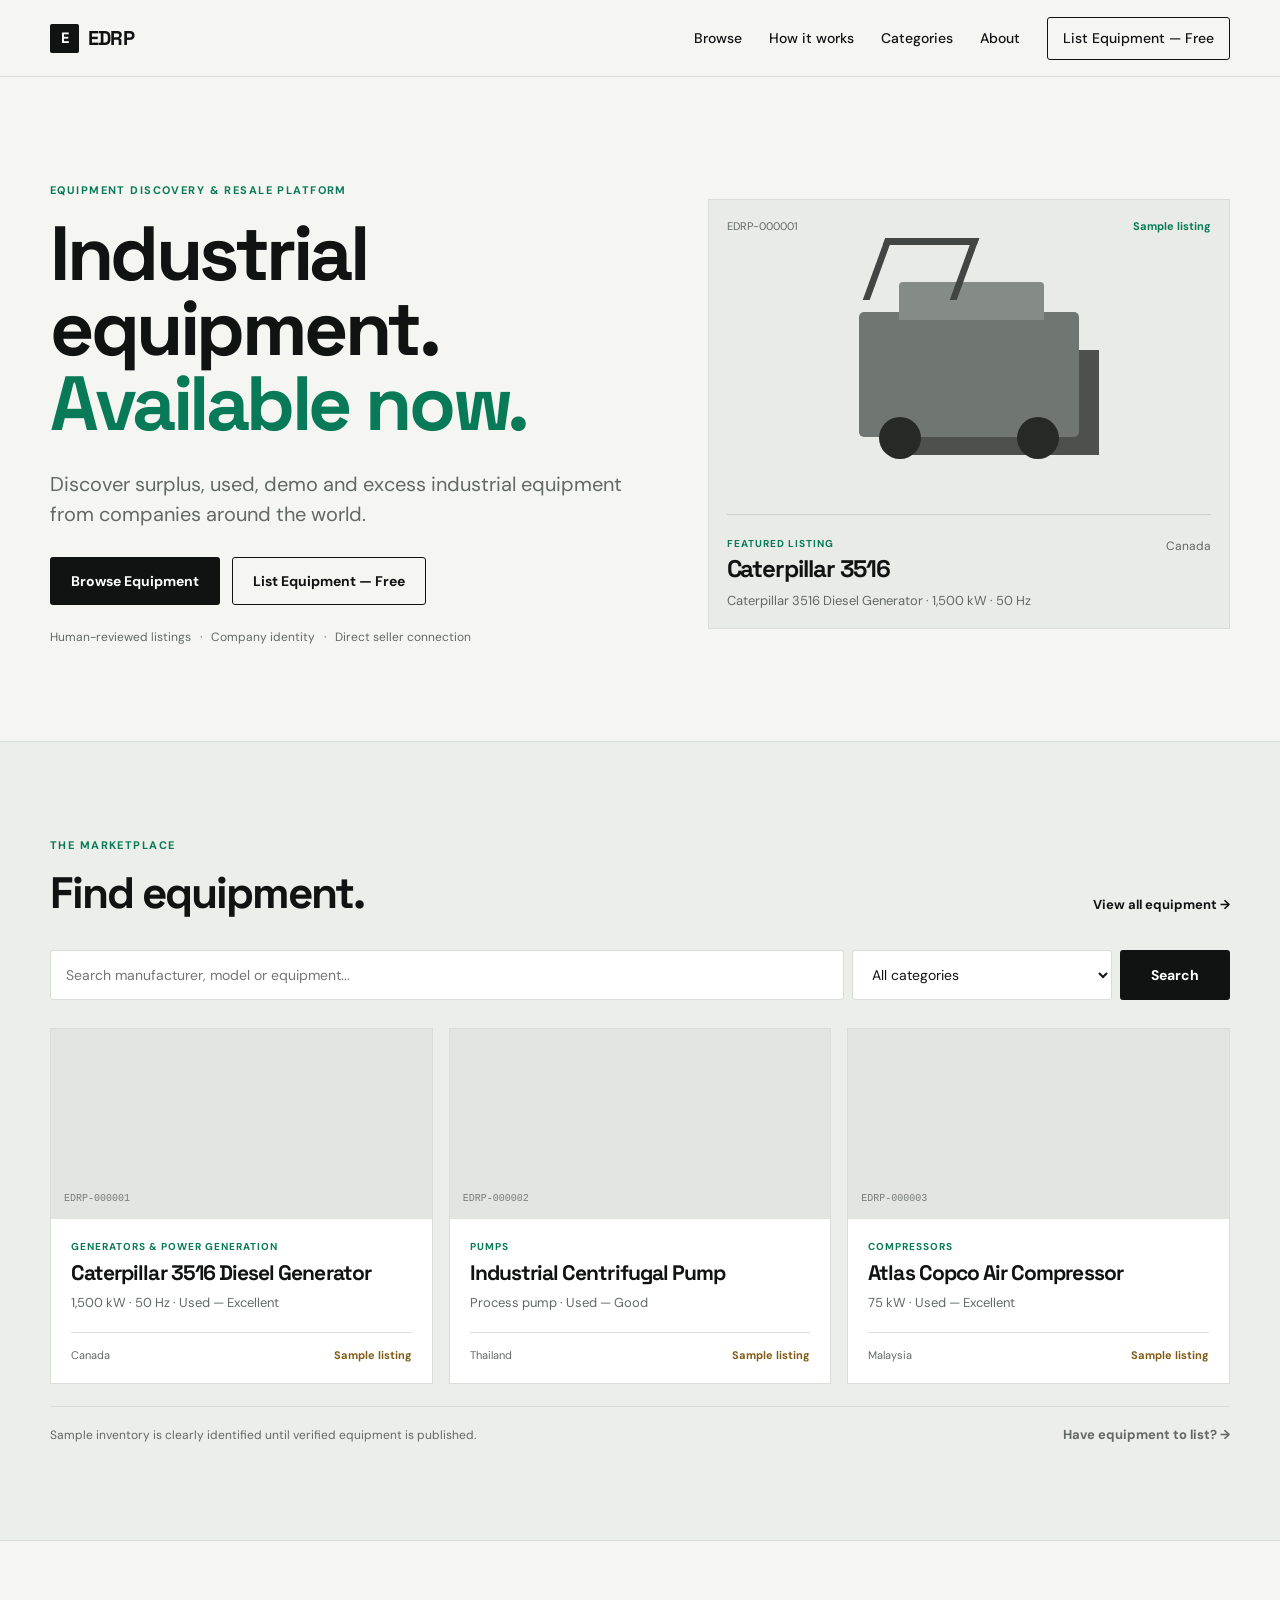
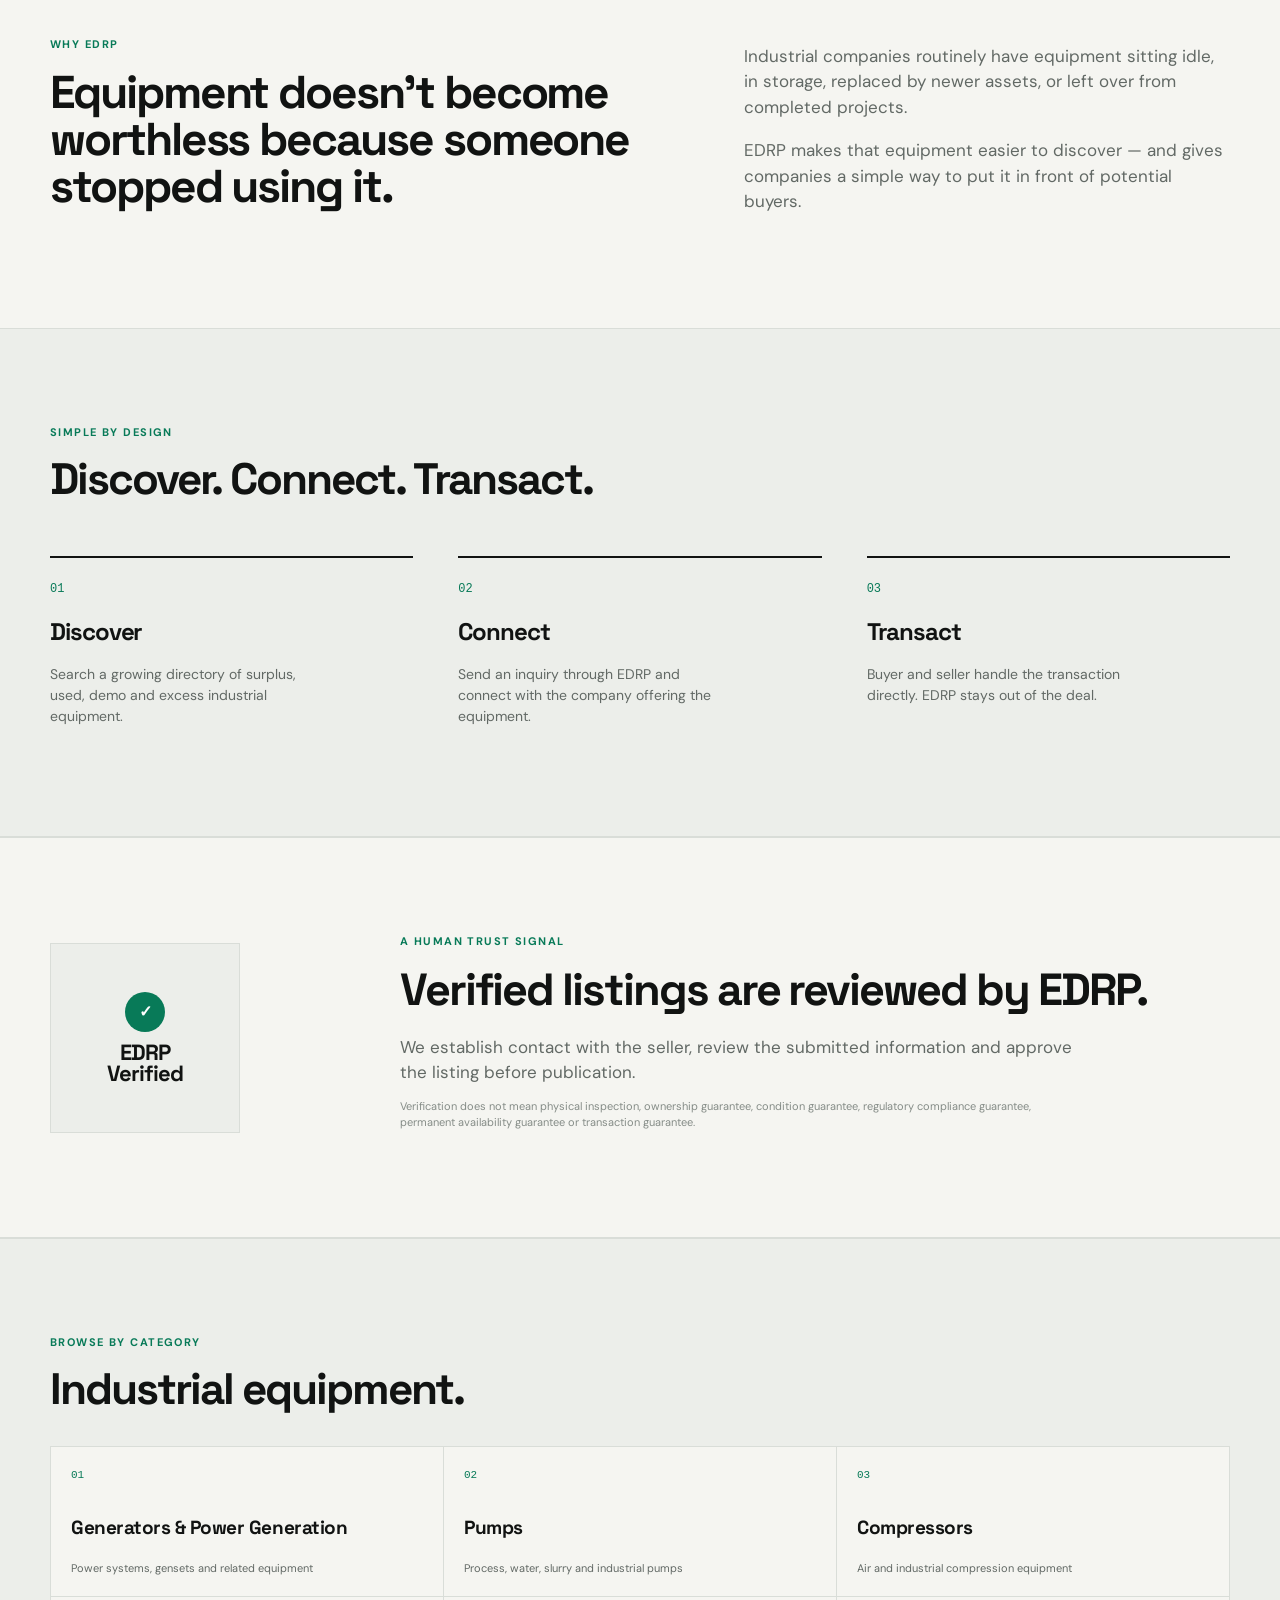
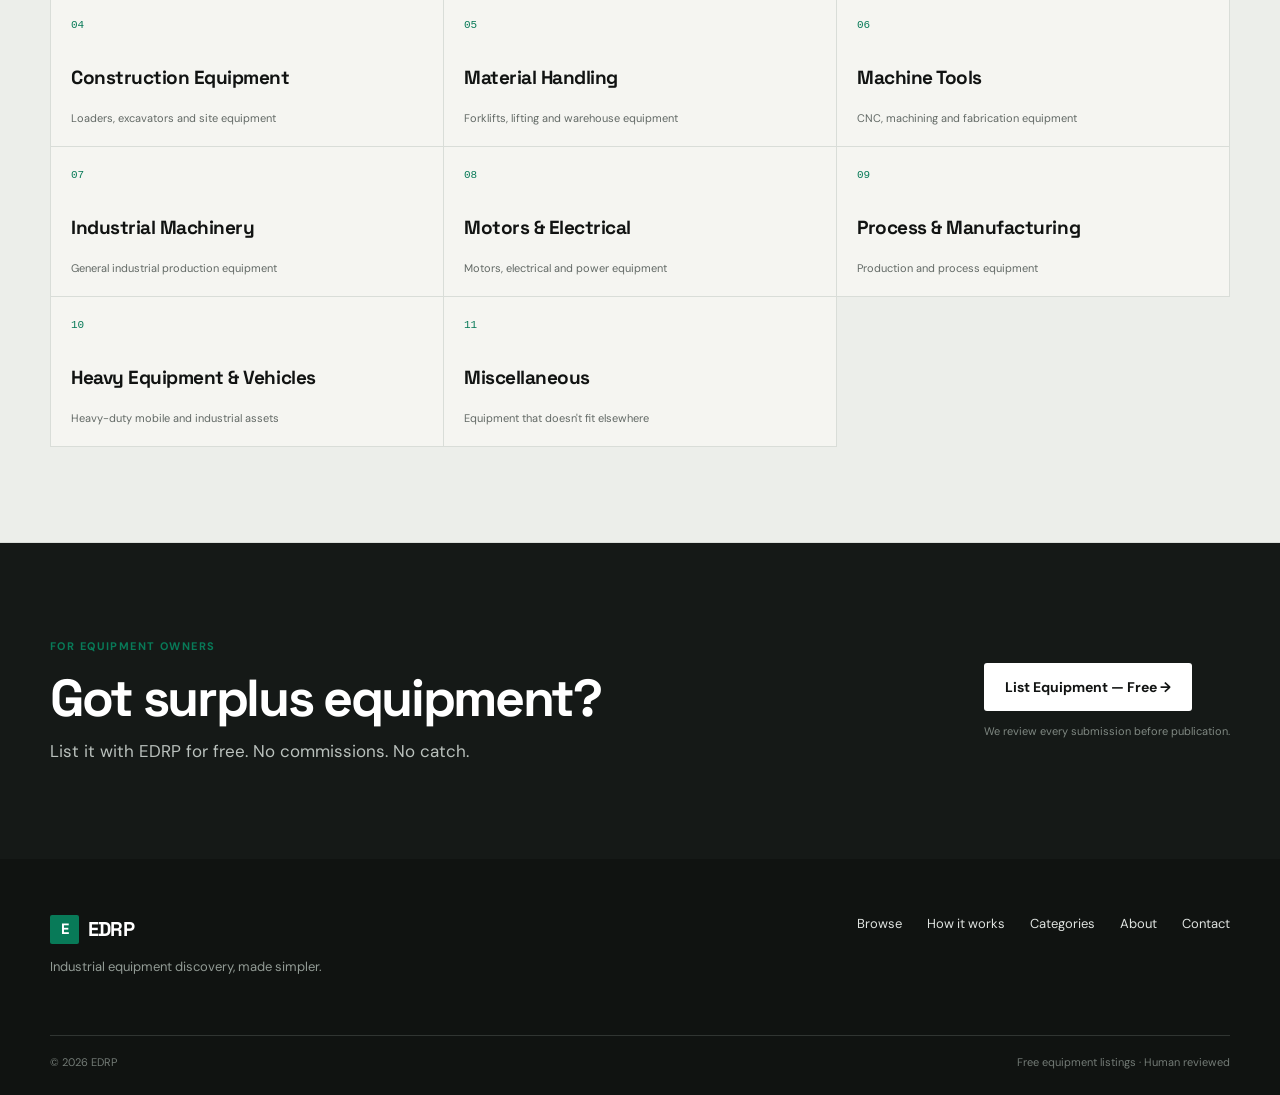
<file: index.html>
<!DOCTYPE html>
<html lang="en">
<head>
  <meta charset="UTF-8">
  <meta name="viewport" content="width=device-width, initial-scale=1.0">
  <meta name="description" content="EDRP is a global directory for surplus, used, demo and excess industrial equipment. Discover equipment from companies around the world.">
  <link rel="canonical" href="https://edrp.net/">
  <title>EDRP | Industrial Equipment. Available Now.</title>
  <link rel="preconnect" href="https://fonts.googleapis.com">
  <link rel="preconnect" href="https://fonts.gstatic.com" crossorigin>
  <link href="https://fonts.googleapis.com/css2?family=DM+Sans:wght@400;500;600;700&family=Space+Grotesk:wght@500;600;700&display=swap" rel="stylesheet">
  <link rel="stylesheet" href="css/style.css">
</head>
<body>
<header class="site-header">
  <div class="container header-inner">
    <a class="brand" href="index.html" aria-label="EDRP home"><span class="brand-mark">E</span><span>EDRP</span></a>
    <nav class="nav" aria-label="Primary navigation">
      <a href="browse.html">Browse</a>
      <a href="#how-it-works">How it works</a>
      <a href="#categories">Categories</a>
      <a href="about.html">About</a>
      <a class="nav-cta" href="submit.html">List Equipment — Free</a>
    </nav>
    <button class="menu-toggle" type="button" aria-label="Open menu" aria-expanded="false">☰</button>
  </div>
</header>

<main>
  <section class="hero">
    <div class="container hero-grid">
      <div class="hero-copy">
        <p class="eyebrow">Equipment Discovery & Resale Platform</p>
        <h1>Industrial equipment.<br><span>Available now.</span></h1>
        <p class="hero-text">Discover surplus, used, demo and excess industrial equipment from companies around the world.</p>
        <div class="hero-actions">
          <a class="button button-primary" href="browse.html">Browse Equipment</a>
          <a class="button button-secondary" href="submit.html">List Equipment — Free</a>
        </div>
        <div class="trust-line" aria-label="EDRP trust points"><span>Human-reviewed listings</span><span>·</span><span>Company identity</span><span>·</span><span>Direct seller connection</span></div>
      </div>

      <a class="hero-panel" id="featured-listing" href="browse.html" aria-label="View featured equipment">
        <div class="panel-top"><span data-featured-id>Equipment</span><span class="verified" data-featured-badge>Listing</span></div>
        <div class="equipment-visual"><div class="machine-shape"><div></div><div></div><div></div></div></div>
        <div class="panel-bottom">
          <div><p class="label">Featured listing</p><h2 data-featured-title>Industrial equipment</h2><p data-featured-spec>Available equipment will appear here.</p></div>
          <span class="location" data-featured-location>Global</span>
        </div>
      </a>
    </div>
  </section>

  <section class="section section-muted" id="equipment">
    <div class="container">
      <div class="section-heading">
        <div><p class="eyebrow">The marketplace</p><h2>Find equipment.</h2></div>
        <a class="text-link" href="browse.html">View all equipment →</a>
      </div>

      <div class="search-bar" role="search">
        <input id="home-search" type="search" placeholder="Search manufacturer, model or equipment..." aria-label="Search equipment">
        <select id="home-category" aria-label="Category">
          <option value="">All categories</option>
          <option>Generators & Power Generation</option><option>Pumps</option><option>Compressors</option><option>Construction Equipment</option><option>Material Handling Equipment</option><option>Machine Tools</option><option>Industrial Machinery</option><option>Motors & Electrical Equipment</option><option>Process & Manufacturing Equipment</option><option>Heavy Equipment & Vehicles</option><option>Miscellaneous</option>
        </select>
        <button id="home-search-btn" class="button button-primary" type="button">Search</button>
      </div>

      <div class="listing-grid" id="equipment-grid" aria-live="polite"></div>
      <div class="marketplace-note"><span>Sample inventory is clearly identified until verified equipment is published.</span><a class="text-link" href="submit.html">Have equipment to list? →</a></div>
    </div>
  </section>

  <section class="section">
    <div class="container value-grid">
      <div><p class="eyebrow">Why EDRP</p><h2>Equipment doesn't become worthless because someone stopped using it.</h2></div>
      <div class="value-copy"><p>Industrial companies routinely have equipment sitting idle, in storage, replaced by newer assets, or left over from completed projects.</p><p>EDRP makes that equipment easier to discover — and gives companies a simple way to put it in front of potential buyers.</p></div>
    </div>
  </section>

  <section class="section section-muted" id="how-it-works">
    <div class="container">
      <div class="section-heading compact-heading"><div><p class="eyebrow">Simple by design</p><h2>Discover. Connect. Transact.</h2></div></div>
      <div class="steps">
        <div class="step"><span>01</span><h3>Discover</h3><p>Search a growing directory of surplus, used, demo and excess industrial equipment.</p></div>
        <div class="step"><span>02</span><h3>Connect</h3><p>Send an inquiry through EDRP and connect with the company offering the equipment.</p></div>
        <div class="step"><span>03</span><h3>Transact</h3><p>Buyer and seller handle the transaction directly. EDRP stays out of the deal.</p></div>
      </div>
    </div>
  </section>

  <section class="section verified-section">
    <div class="container verified-grid">
      <div class="verified-badge-large"><span>✓</span><strong>EDRP<br>Verified</strong></div>
      <div><p class="eyebrow">A human trust signal</p><h2>Verified listings are reviewed by EDRP.</h2><p class="verified-text">We establish contact with the seller, review the submitted information and approve the listing before publication.</p><p class="verified-fine">Verification does not mean physical inspection, ownership guarantee, condition guarantee, regulatory compliance guarantee, permanent availability guarantee or transaction guarantee.</p></div>
    </div>
  </section>

  <section class="section section-muted" id="categories">
    <div class="container">
      <div class="section-heading"><div><p class="eyebrow">Browse by category</p><h2>Industrial equipment.</h2></div></div>
      <div class="category-grid">
        <a href="browse.html?category=Generators+%26+Power+Generation"><span>01</span><strong>Generators & Power Generation</strong><small>Power systems, gensets and related equipment</small></a>
        <a href="browse.html?category=Pumps"><span>02</span><strong>Pumps</strong><small>Process, water, slurry and industrial pumps</small></a>
        <a href="browse.html?category=Compressors"><span>03</span><strong>Compressors</strong><small>Air and industrial compression equipment</small></a>
        <a href="browse.html?category=Construction+Equipment"><span>04</span><strong>Construction Equipment</strong><small>Loaders, excavators and site equipment</small></a>
        <a href="browse.html?category=Material+Handling+Equipment"><span>05</span><strong>Material Handling</strong><small>Forklifts, lifting and warehouse equipment</small></a>
        <a href="browse.html?category=Machine+Tools"><span>06</span><strong>Machine Tools</strong><small>CNC, machining and fabrication equipment</small></a>
        <a href="browse.html?category=Industrial+Machinery"><span>07</span><strong>Industrial Machinery</strong><small>General industrial production equipment</small></a>
        <a href="browse.html?category=Motors+%26+Electrical+Equipment"><span>08</span><strong>Motors & Electrical</strong><small>Motors, electrical and power equipment</small></a>
        <a href="browse.html?category=Process+%26+Manufacturing+Equipment"><span>09</span><strong>Process & Manufacturing</strong><small>Production and process equipment</small></a>
        <a href="browse.html?category=Heavy+Equipment+%26+Vehicles"><span>10</span><strong>Heavy Equipment & Vehicles</strong><small>Heavy-duty mobile and industrial assets</small></a>
        <a href="browse.html?category=Miscellaneous"><span>11</span><strong>Miscellaneous</strong><small>Equipment that doesn't fit elsewhere</small></a>
      </div>
    </div>
  </section>

  <section class="section section-dark" id="sell">
    <div class="container seller-cta">
      <div><p class="eyebrow">For equipment owners</p><h2>Got surplus equipment?</h2><p>List it with EDRP for free. No commissions. No catch.</p></div>
      <div class="seller-actions"><a class="button button-light" href="submit.html">List Equipment — Free →</a><span>We review every submission before publication.</span></div>
    </div>
  </section>
</main>

<footer class="site-footer">
  <div class="container footer-inner">
    <div><div class="brand footer-brand"><span class="brand-mark">E</span><span>EDRP</span></div><p>Industrial equipment discovery, made simpler.</p></div>
    <div class="footer-links"><a href="browse.html">Browse</a><a href="index.html#how-it-works">How it works</a><a href="index.html#categories">Categories</a><a href="about.html">About</a><a href="contact.html">Contact</a></div>
  </div>
  <div class="container footer-bottom"><span>© 2026 EDRP</span><span>Free equipment listings · Human reviewed</span></div>
</footer>
<script src="js/main.js"></script>
</body>
</html>
</file>
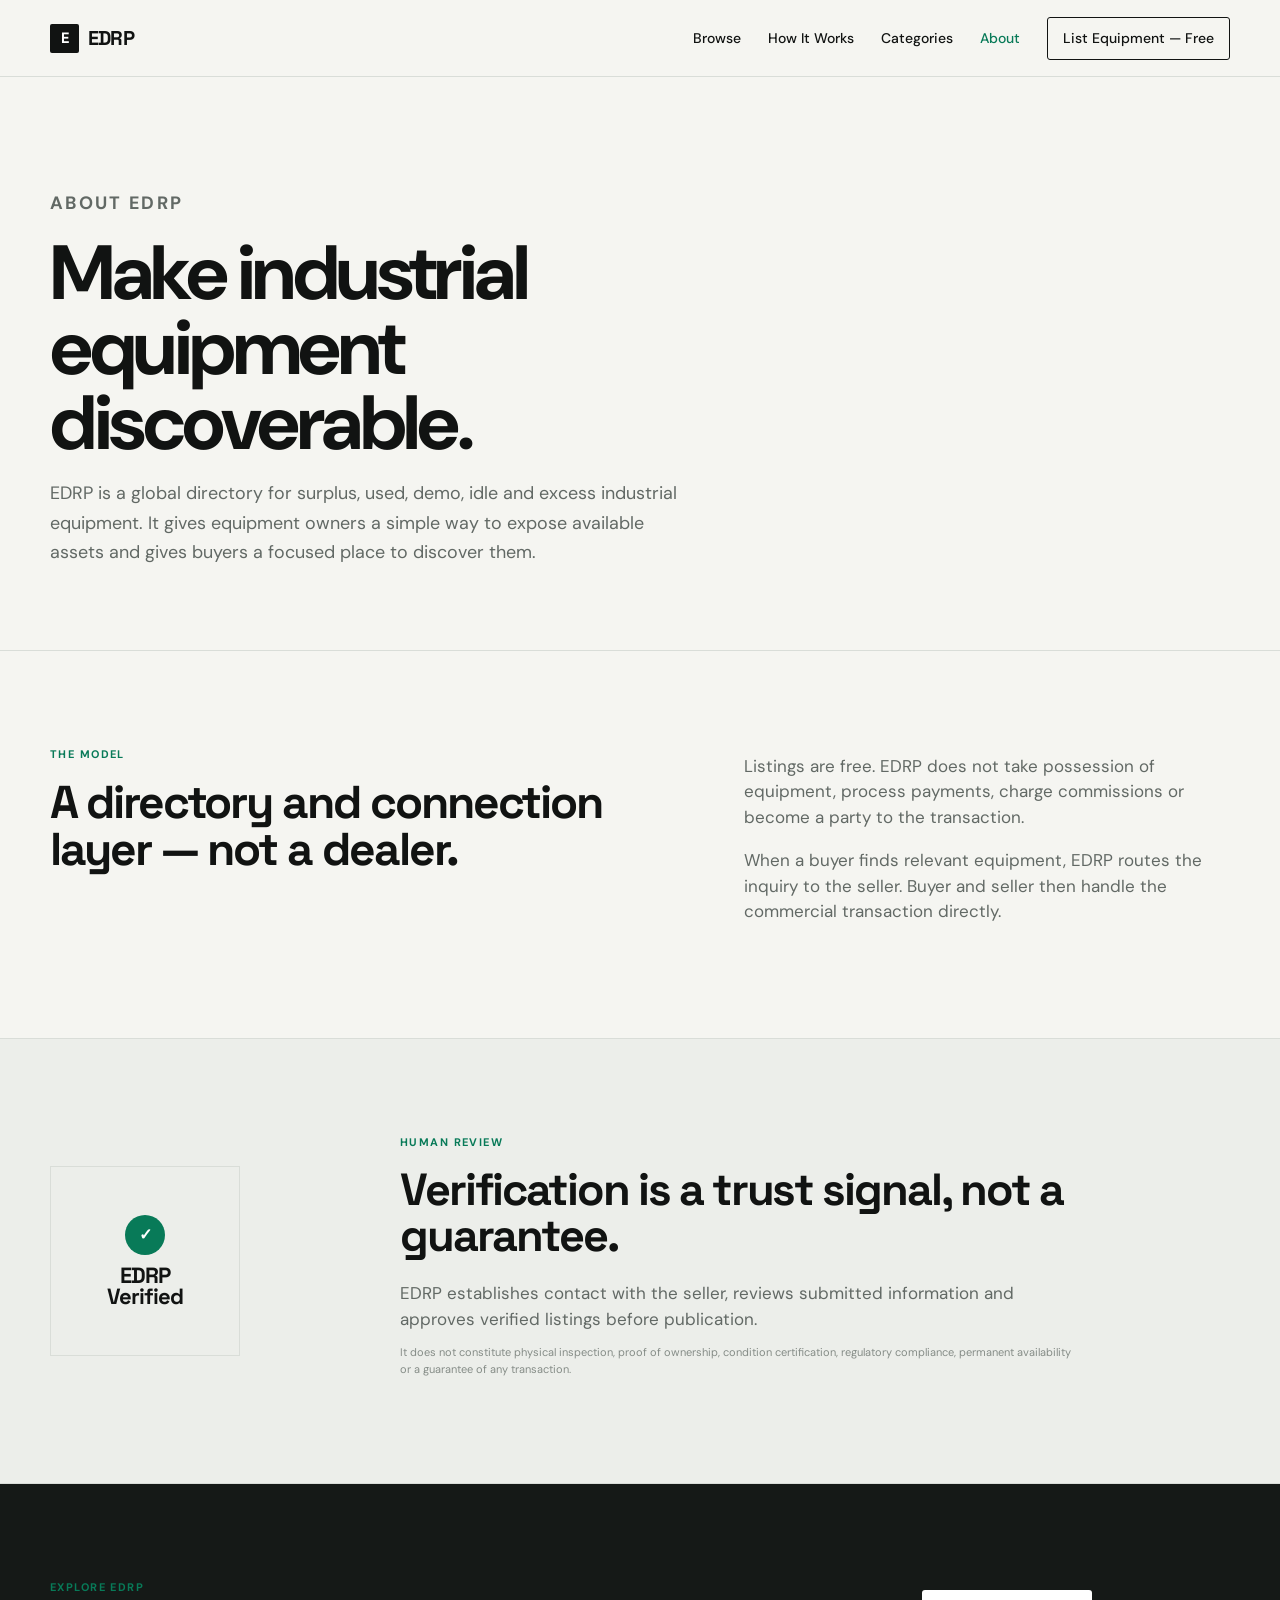
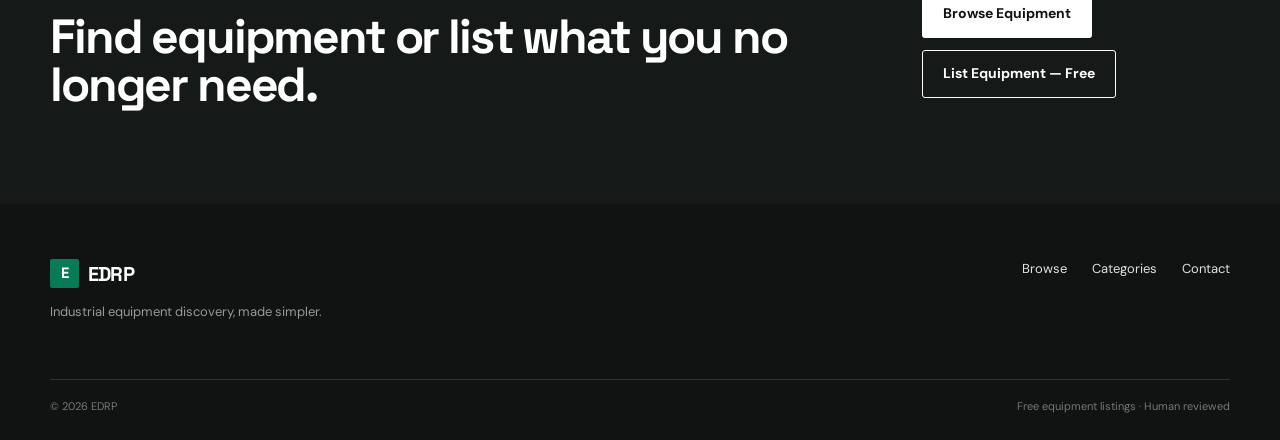
<file: about.html>
<!doctype html><html lang="en"><head><meta charset="utf-8"><meta name="viewport" content="width=device-width,initial-scale=1"><meta name="description" content="About EDRP, a global directory for discoverable surplus and used industrial equipment."><link rel="canonical" href="https://edrp.net/about.html"><link rel="preconnect" href="https://fonts.googleapis.com"><link rel="preconnect" href="https://fonts.gstatic.com" crossorigin><link href="https://fonts.googleapis.com/css2?family=DM+Sans:wght@400;500;600;700&family=Space+Grotesk:wght@500;600;700&display=swap" rel="stylesheet"><link rel="stylesheet" href="css/style.css"><title>About EDRP | Industrial Equipment Directory</title></head>
<body><header class="site-header"><div class="container header-inner"><a class="brand" href="index.html"><span class="brand-mark">E</span><span>EDRP</span></a><nav class="nav"><a href="browse.html">Browse</a><a href="index.html#how-it-works">How It Works</a><a href="index.html#categories">Categories</a><a class="active" href="about.html">About</a><a class="nav-cta" href="submit.html">List Equipment — Free</a></nav><button class="menu-toggle" type="button" aria-label="Open menu" aria-expanded="false">☰</button></div></header>
<main><section class="page-hero"><div class="container"><p class="eyebrow">About EDRP</p><h1>Make industrial equipment discoverable.</h1><p>EDRP is a global directory for surplus, used, demo, idle and excess industrial equipment. It gives equipment owners a simple way to expose available assets and gives buyers a focused place to discover them.</p></div></section>
<section class="section"><div class="container value-grid"><div><p class="eyebrow">The model</p><h2>A directory and connection layer — not a dealer.</h2></div><div class="value-copy"><p>Listings are free. EDRP does not take possession of equipment, process payments, charge commissions or become a party to the transaction.</p><p>When a buyer finds relevant equipment, EDRP routes the inquiry to the seller. Buyer and seller then handle the commercial transaction directly.</p></div></div></section>
<section class="section section-muted"><div class="container verified-grid"><div class="verified-badge-large"><span>✓</span><strong>EDRP<br>Verified</strong></div><div><p class="eyebrow">Human review</p><h2>Verification is a trust signal, not a guarantee.</h2><p class="verified-text">EDRP establishes contact with the seller, reviews submitted information and approves verified listings before publication.</p><p class="verified-fine">It does not constitute physical inspection, proof of ownership, condition certification, regulatory compliance, permanent availability or a guarantee of any transaction.</p></div></div></section>
<section class="section section-dark"><div class="container split-cta"><div><p class="eyebrow">Explore EDRP</p><h2>Find equipment or list what you no longer need.</h2></div><div class="hero-actions"><a class="button button-light" href="browse.html">Browse Equipment</a><a class="button button-secondary button-dark-outline" href="submit.html">List Equipment — Free</a></div></div></section></main>
<footer class="site-footer"><div class="container footer-inner"><div><div class="brand footer-brand"><span class="brand-mark">E</span><span>EDRP</span></div><p>Industrial equipment discovery, made simpler.</p></div><div class="footer-links"><a href="browse.html">Browse</a><a href="index.html#categories">Categories</a><a href="contact.html">Contact</a></div></div><div class="container footer-bottom"><span>© 2026 EDRP</span><span>Free equipment listings · Human reviewed</span></div></footer><script src="js/main.js"></script></body></html>
</file>
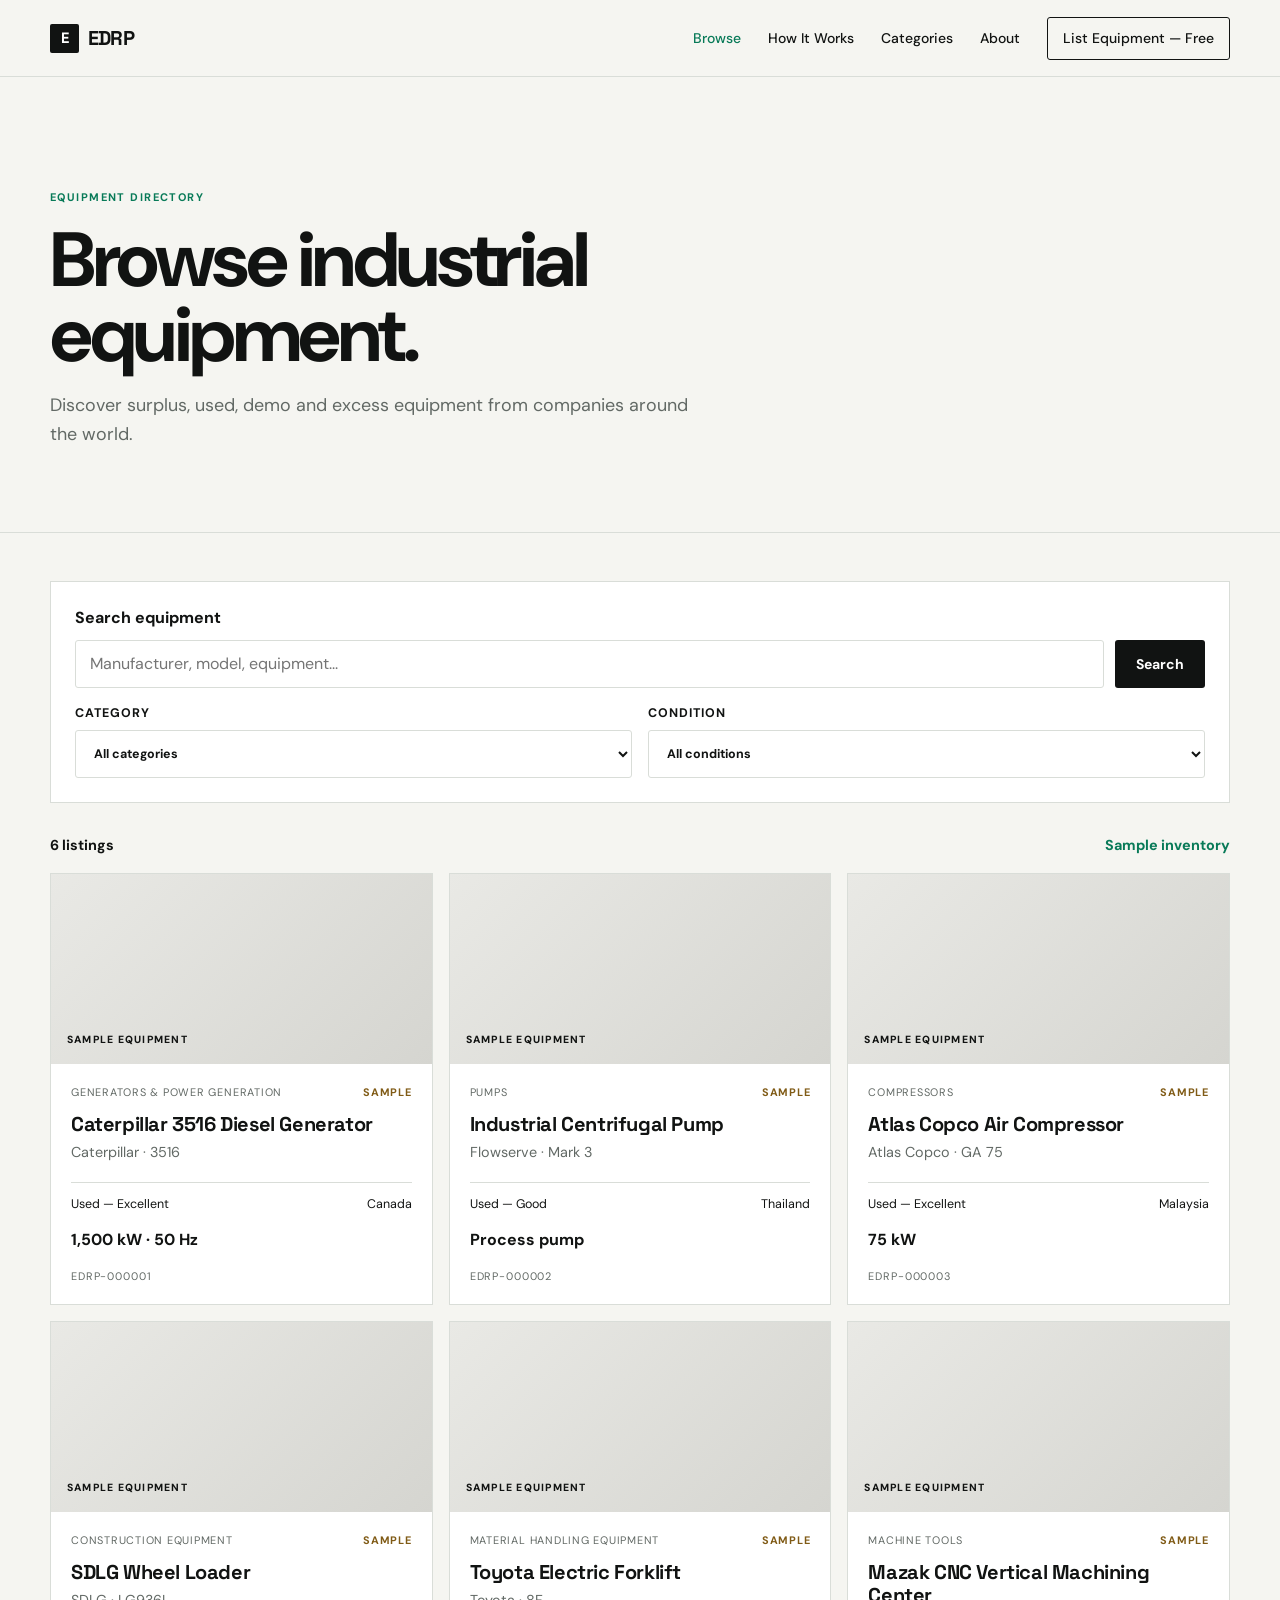
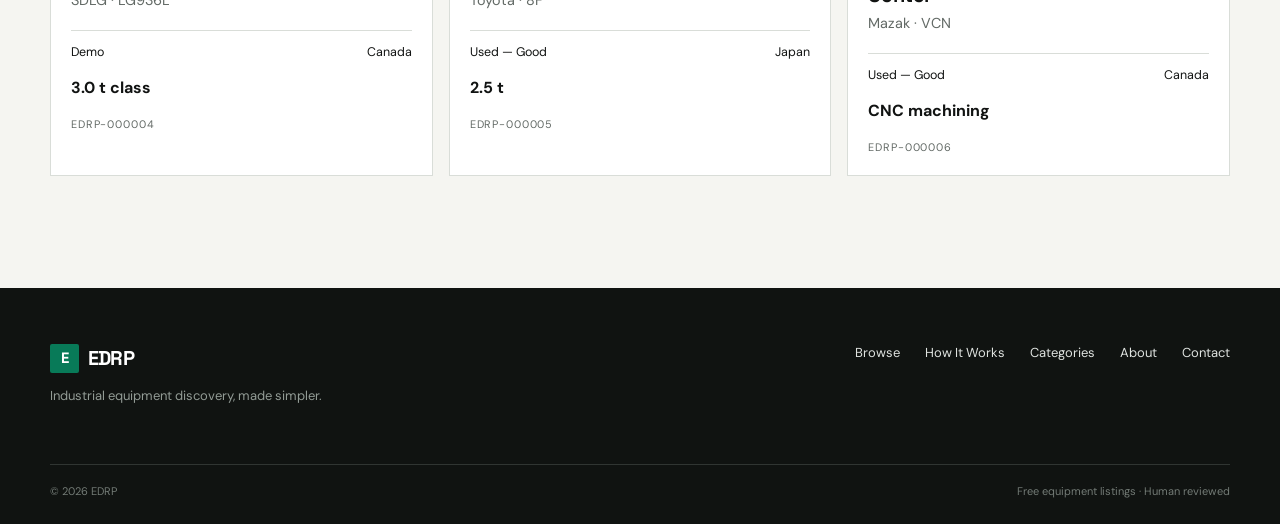
<file: browse.html>
<!DOCTYPE html>
<html lang="en">
<head>
<meta charset="UTF-8"><meta name="viewport" content="width=device-width, initial-scale=1.0">
<title>Browse Equipment | EDRP</title>
<meta name="description" content="Browse used, surplus, demo and excess industrial equipment listed by companies around the world.">
<link rel="canonical" href="https://edrp.net/browse.html">
<link rel="preconnect" href="https://fonts.googleapis.com"><link rel="preconnect" href="https://fonts.gstatic.com" crossorigin><link href="https://fonts.googleapis.com/css2?family=DM+Sans:wght@400;500;600;700&family=Space+Grotesk:wght@500;600;700&display=swap" rel="stylesheet">
<link rel="stylesheet" href="css/style.css">
</head>
<body>
<header class="site-header"><div class="container header-inner"><a class="brand" href="index.html"><span class="brand-mark">E</span><span>EDRP</span></a><nav class="nav" aria-label="Primary navigation"><a class="active" href="browse.html">Browse</a><a href="index.html#how-it-works">How It Works</a><a href="index.html#categories">Categories</a><a href="about.html">About</a><a class="nav-cta" href="submit.html">List Equipment — Free</a></nav><button class="menu-toggle" type="button" aria-label="Open menu" aria-expanded="false">☰</button></div></header>
<main>
<section class="page-hero"><div class="container"><div class="eyebrow">Equipment directory</div><h1>Browse industrial equipment.</h1><p>Discover surplus, used, demo and excess equipment from companies around the world.</p></div></section>
<section class="browse-section"><div class="container">
  <div class="search-panel"><label for="search">Search equipment</label><div class="search-row"><input id="search" type="search" placeholder="Manufacturer, model, equipment..." autocomplete="off"><button class="btn btn-primary" id="searchBtn" type="button">Search</button></div><div class="filters">
    <label>Category<select id="category"><option value="">All categories</option><option>Generators & Power Generation</option><option>Pumps</option><option>Compressors</option><option>Construction Equipment</option><option>Material Handling Equipment</option><option>Machine Tools</option><option>Industrial Machinery</option><option>Motors & Electrical Equipment</option><option>Process & Manufacturing Equipment</option><option>Heavy Equipment & Vehicles</option><option>Miscellaneous</option></select></label>
    <label>Condition<select id="condition"><option value="">All conditions</option><option>New</option><option>Unused</option><option>Demo</option><option>Used — Excellent</option><option>Used — Good</option><option>Used — Fair</option><option>Used — Poor</option><option>For Parts</option><option>Condition Unknown</option></select></label>
  </div></div>
  <div class="results-head"><div><span id="resultCount">0</span> listings</div><div class="results-note" id="resultsNote">Loading inventory…</div></div>
  <div class="listing-grid" id="listingGrid" aria-live="polite"></div><div class="empty-state" id="emptyState" hidden><h2>No equipment found.</h2><p>Try a different search or remove one of the filters.</p></div>
</div></section>
</main>
<footer class="site-footer"><div class="container footer-inner"><div><div class="brand footer-brand"><span class="brand-mark">E</span><span>EDRP</span></div><p>Industrial equipment discovery, made simpler.</p></div><div class="footer-links"><a href="browse.html">Browse</a><a href="index.html#how-it-works">How It Works</a><a href="index.html#categories">Categories</a><a href="about.html">About</a><a href="contact.html">Contact</a></div></div><div class="container footer-bottom"><span>© 2026 EDRP</span><span>Free equipment listings · Human reviewed</span></div></footer>
<script src="js/main.js"></script><script src="js/browse.js"></script>
</body></html>
</file>
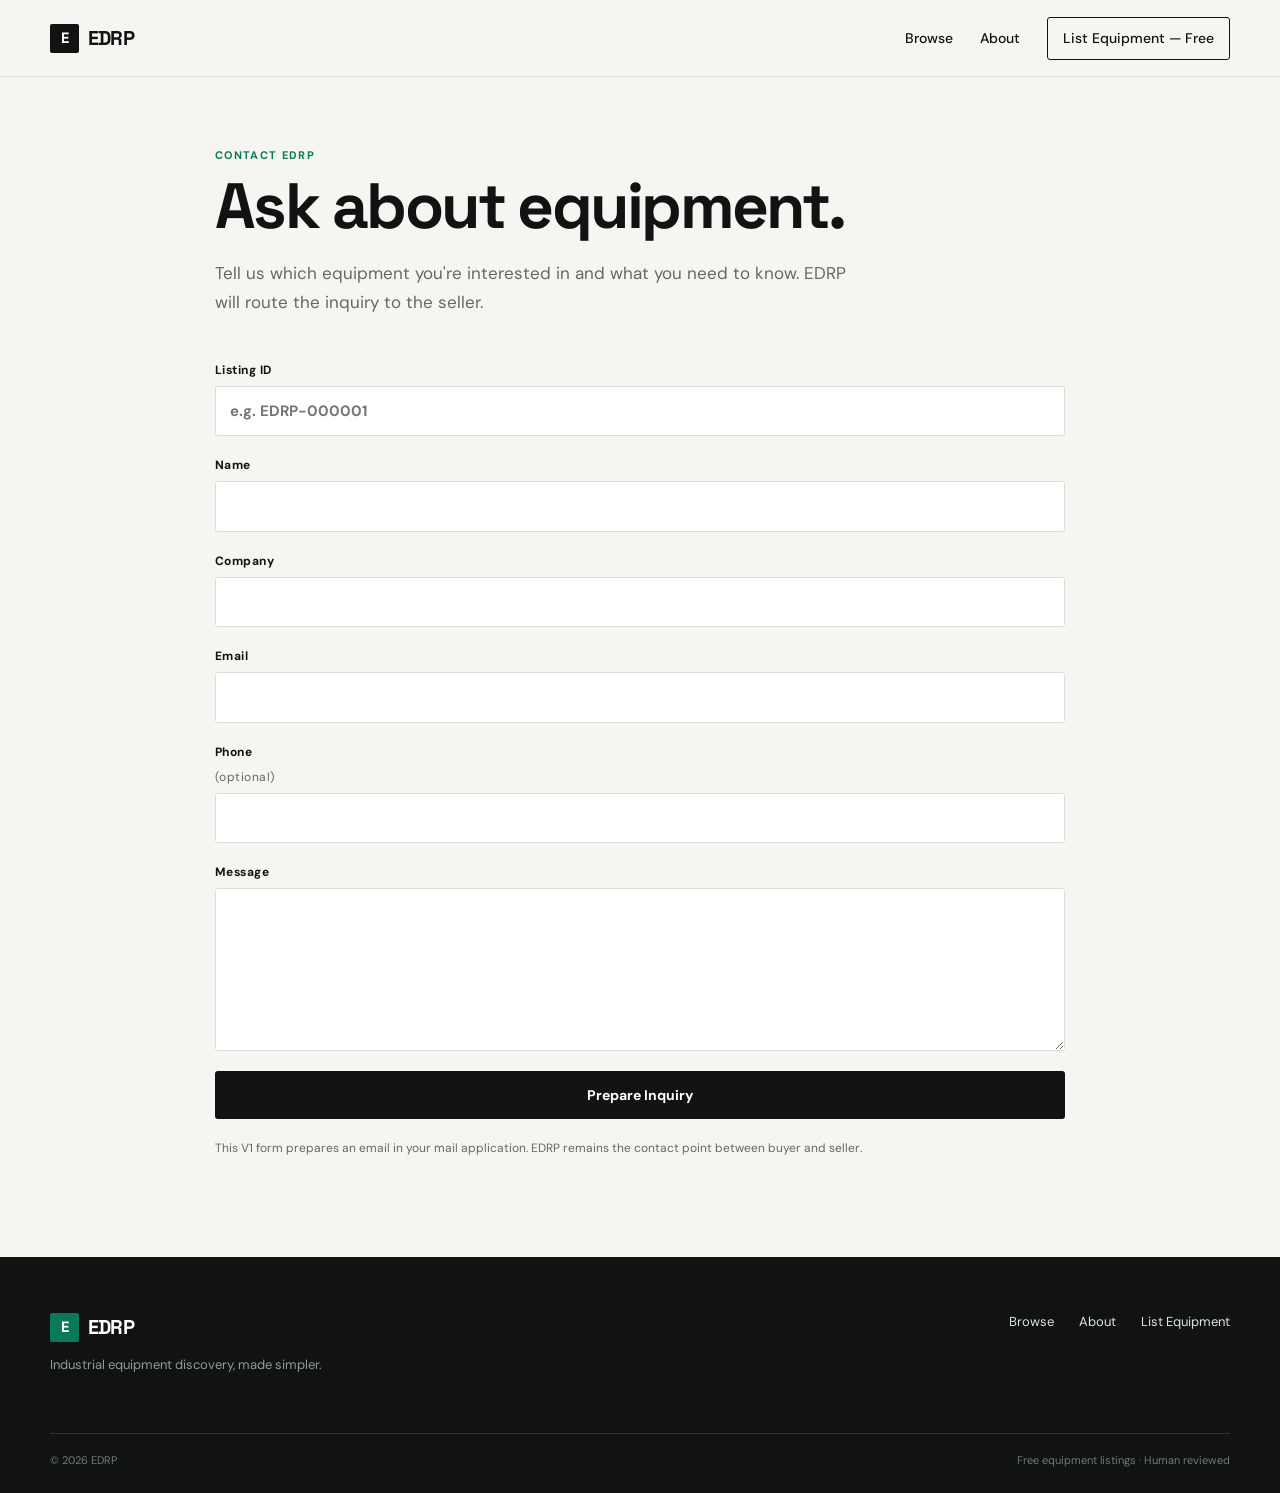
<file: contact.html>
<!doctype html><html lang="en"><head><meta charset="utf-8"><meta name="viewport" content="width=device-width,initial-scale=1"><meta name="description" content="Contact EDRP about industrial equipment."><link rel="canonical" href="https://edrp.net/contact.html"><link rel="preconnect" href="https://fonts.googleapis.com"><link rel="preconnect" href="https://fonts.gstatic.com" crossorigin><link href="https://fonts.googleapis.com/css2?family=DM+Sans:wght@400;500;600;700&family=Space+Grotesk:wght@500;600;700&display=swap" rel="stylesheet"><link rel="stylesheet" href="css/style.css"><title>Contact EDRP | Industrial Equipment</title></head>
<body><header class="site-header"><div class="container header-inner"><a class="brand" href="index.html"><span class="brand-mark">E</span><span>EDRP</span></a><nav class="nav"><a href="browse.html">Browse</a><a href="about.html">About</a><a class="nav-cta" href="submit.html">List Equipment — Free</a></nav><button class="menu-toggle" type="button" aria-label="Open menu" aria-expanded="false">☰</button></div></header>
<main class="form-page"><div class="container form-shell"><p class="section-kicker">Contact EDRP</p><h1>Ask about equipment.</h1><p class="form-intro">Tell us which equipment you're interested in and what you need to know. EDRP will route the inquiry to the seller.</p>
<form class="edrp-form" data-form-type="inquiry"><label>Listing ID<input name="listing_id" id="listing_id" placeholder="e.g. EDRP-000001"></label><label>Name<input name="name" required></label><label>Company<input name="company" required></label><label>Email<input type="email" name="email" required></label><label>Phone <span>(optional)</span><input name="phone"></label><label>Message<textarea name="message" required rows="6"></textarea></label><button class="btn btn-primary" type="submit">Prepare Inquiry</button><p class="form-note">This V1 form prepares an email in your mail application. EDRP remains the contact point between buyer and seller.</p><div class="form-result" aria-live="polite"></div></form>
</div></main><footer class="site-footer"><div class="container footer-inner"><div><div class="brand footer-brand"><span class="brand-mark">E</span><span>EDRP</span></div><p>Industrial equipment discovery, made simpler.</p></div><div class="footer-links"><a href="browse.html">Browse</a><a href="about.html">About</a><a href="submit.html">List Equipment</a></div></div><div class="container footer-bottom"><span>© 2026 EDRP</span><span>Free equipment listings · Human reviewed</span></div></footer><script src="js/main.js"></script><script src="js/config.js"></script><script src="js/forms.js"></script></body></html>
</file>
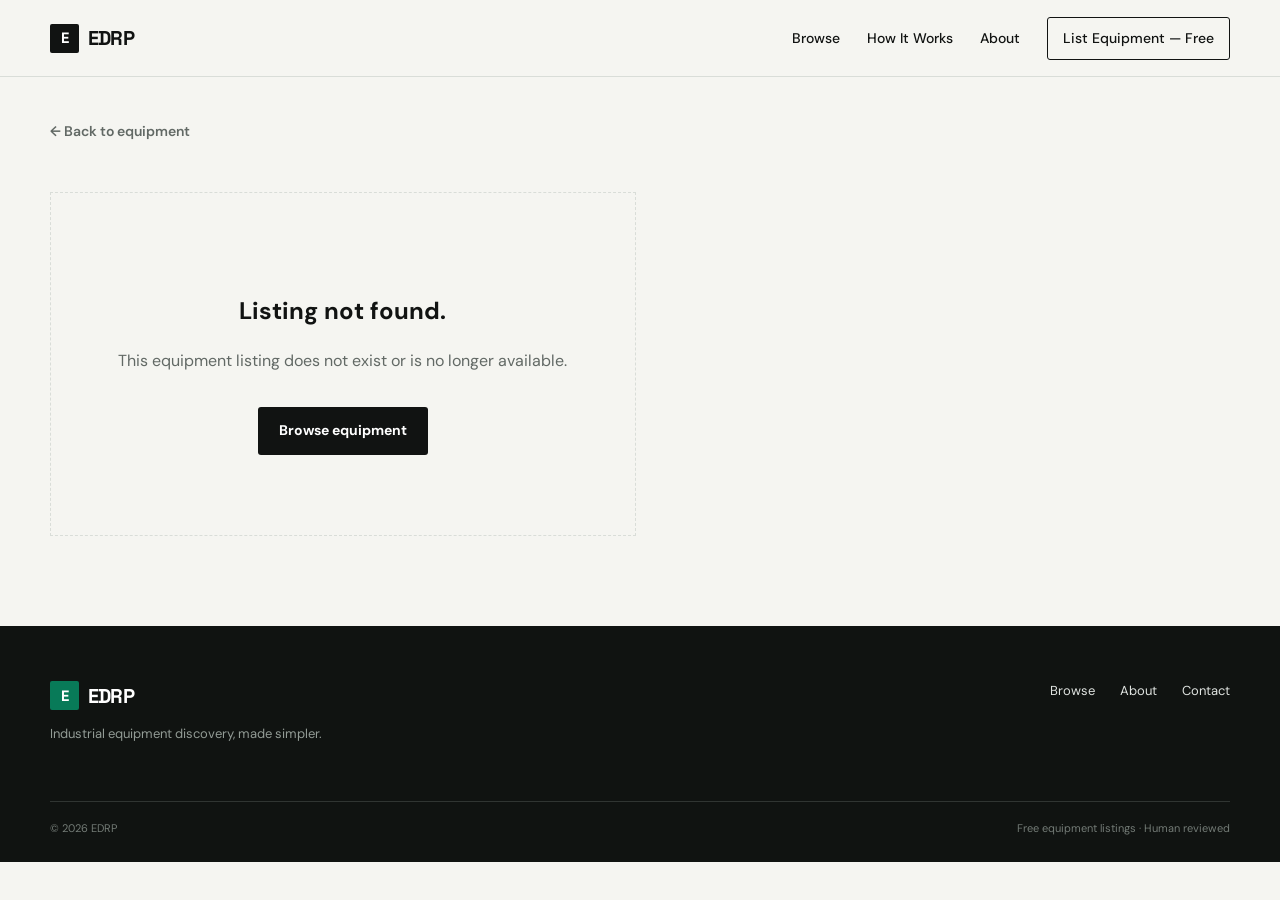
<file: listing.html>
<!doctype html>
<html lang="en">
<head>
<meta charset="utf-8"><meta name="viewport" content="width=device-width,initial-scale=1">
<meta name="description" content="Industrial equipment listing on EDRP.">
<meta name="robots" content="noindex,follow">
<link rel="canonical" href="https://edrp.net/listing.html">
<link rel="preconnect" href="https://fonts.googleapis.com"><link rel="preconnect" href="https://fonts.gstatic.com" crossorigin><link href="https://fonts.googleapis.com/css2?family=DM+Sans:wght@400;500;600;700&family=Space+Grotesk:wght@500;600;700&display=swap" rel="stylesheet">
<link rel="stylesheet" href="css/style.css"><title>Equipment Listing | EDRP</title>
</head>
<body>
<header class="site-header"><div class="container header-inner"><a class="brand" href="index.html"><span class="brand-mark">E</span><span>EDRP</span></a><nav class="nav" aria-label="Primary navigation"><a href="browse.html">Browse</a><a href="index.html#how-it-works">How It Works</a><a href="about.html">About</a><a class="nav-cta" href="submit.html">List Equipment — Free</a></nav><button class="menu-toggle" type="button" aria-label="Open menu" aria-expanded="false">☰</button></div></header>
<main class="listing-page"><div class="container">
<a class="back-link" href="browse.html">← Back to equipment</a>
<section class="listing-layout">
  <div class="listing-visual" id="listing-gallery"><div class="listing-hero-image"><span>Equipment image</span></div></div>
  <div class="listing-copy">
    <div class="listing-tags"><span id="listing-category" class="tag tag-light"></span><span id="listing-condition" class="tag"></span><span id="verified-tag" class="tag tag-verified">EDRP Verified</span><span id="sample-tag" class="tag tag-sample" hidden>Sample listing</span></div>
    <p id="listing-id" class="eyebrow"></p><h1 id="listing-title">Equipment Listing</h1><p id="listing-location" class="listing-location"></p>
    <div class="seller-identity"><span>Offered by</span><strong id="listing-company">—</strong></div>
    <div class="spec-card">
      <div><span>Manufacturer</span><strong id="listing-manufacturer"></strong></div><div><span>Model</span><strong id="listing-model"></strong></div>
      <div><span>Specification</span><strong id="listing-spec"></strong></div><div><span>Availability</span><strong id="listing-availability"></strong></div>
      <div id="row-year"><span>Year</span><strong></strong></div><div id="row-quantity"><span>Quantity</span><strong></strong></div>
      <div id="row-price" class="spec-wide"><span>Price</span><strong></strong></div><div><span>Status</span><strong id="listing-status"></strong></div>
    </div>
    <div class="verify-box" id="verification-box"><strong>EDRP Verified</strong><p>EDRP has established contact with the seller, reviewed the listing and approved it for publication. Verification does not constitute a physical inspection or guarantee of ownership, condition, compliance, availability or transaction outcome.</p></div>
    <a id="listing-contact" class="btn btn-primary btn-wide" href="contact.html">Contact EDRP About This Listing</a>
  </div>
</section>
<section class="listing-description" id="listing-details-section"><div><p class="section-kicker">Listing details</p><h2>About this equipment</h2></div><div class="listing-detail-copy"><p id="listing-description"></p><div id="condition-details-block" class="detail-block"><h3>Condition details</h3><p></p></div><div id="logistics-block" class="detail-block"><h3>Logistics / location</h3><p></p></div><div class="listing-dates"><span id="date-listed-block">Listed: <strong></strong></span><span id="date-verified-block">Verified: <strong></strong></span></div></div></section>
</div></main>
<footer class="site-footer"><div class="container footer-inner"><div><div class="brand footer-brand"><span class="brand-mark">E</span><span>EDRP</span></div><p>Industrial equipment discovery, made simpler.</p></div><div class="footer-links"><a href="browse.html">Browse</a><a href="about.html">About</a><a href="contact.html">Contact</a></div></div><div class="container footer-bottom"><span>© 2026 EDRP</span><span>Free equipment listings · Human reviewed</span></div></footer>
<script src="js/main.js"></script><script src="js/listing.js"></script>
</body></html>
</file>
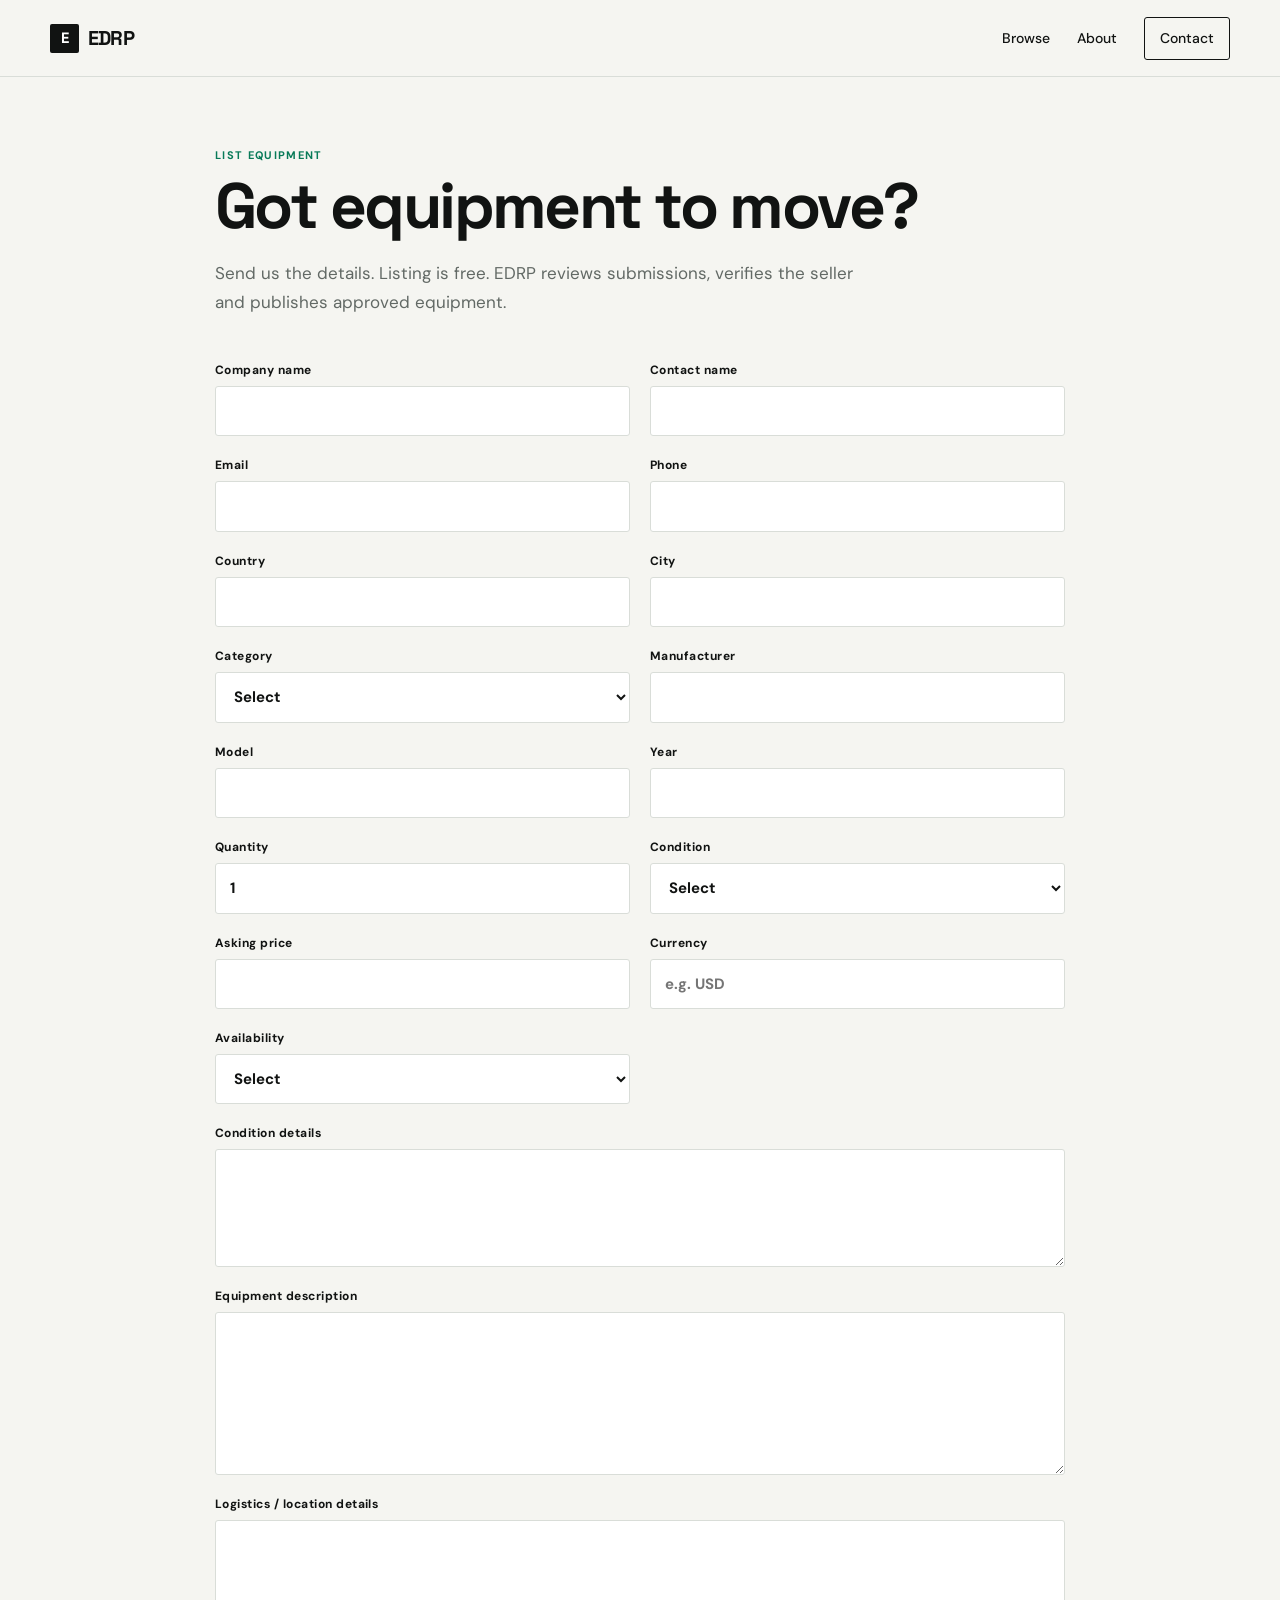
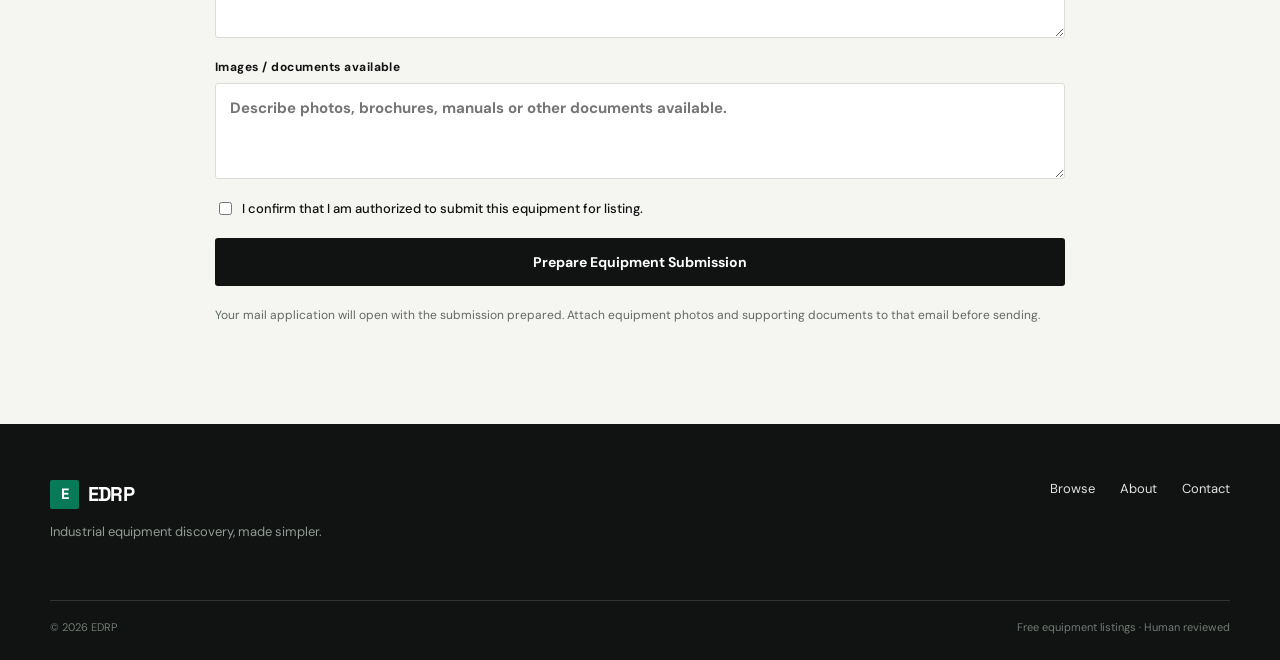
<file: submit.html>
<!doctype html><html lang="en"><head><meta charset="utf-8"><meta name="viewport" content="width=device-width,initial-scale=1"><meta name="description" content="Submit surplus, used, demo or excess industrial equipment to EDRP for free."><link rel="canonical" href="https://edrp.net/submit.html"><link rel="preconnect" href="https://fonts.googleapis.com"><link rel="preconnect" href="https://fonts.gstatic.com" crossorigin><link href="https://fonts.googleapis.com/css2?family=DM+Sans:wght@400;500;600;700&family=Space+Grotesk:wght@500;600;700&display=swap" rel="stylesheet"><link rel="stylesheet" href="css/style.css"><title>List Equipment | EDRP</title></head>
<body><header class="site-header"><div class="container header-inner"><a class="brand" href="index.html"><span class="brand-mark">E</span><span>EDRP</span></a><nav class="nav"><a href="browse.html">Browse</a><a href="about.html">About</a><a class="nav-cta" href="contact.html">Contact</a></nav><button class="menu-toggle" type="button" aria-label="Open menu" aria-expanded="false">☰</button></div></header>
<main class="form-page"><div class="container form-shell"><p class="section-kicker">List equipment</p><h1>Got equipment to move?</h1><p class="form-intro">Send us the details. Listing is free. EDRP reviews submissions, verifies the seller and publishes approved equipment.</p>
<form class="edrp-form" data-form-type="seller"><div class="form-grid">
<label>Company name<input name="company" required></label><label>Contact name<input name="contact_name" required></label><label>Email<input type="email" name="email" required></label><label>Phone<input name="phone" required></label><label>Country<input name="country" required></label><label>City<input name="city" required></label>
<label>Category<select name="category" required><option value="">Select</option><option>Generators & Power Generation</option><option>Pumps</option><option>Compressors</option><option>Construction Equipment</option><option>Material Handling Equipment</option><option>Machine Tools</option><option>Industrial Machinery</option><option>Motors & Electrical Equipment</option><option>Process & Manufacturing Equipment</option><option>Heavy Equipment & Vehicles</option><option>Miscellaneous</option></select></label>
<label>Manufacturer<input name="manufacturer"></label><label>Model<input name="model"></label><label>Year<input name="year" inputmode="numeric"></label><label>Quantity<input type="number" min="1" name="quantity" value="1"></label>
<label>Condition<select name="condition" required><option value="">Select</option><option>New</option><option>Unused</option><option>Demo</option><option>Used — Excellent</option><option>Used — Good</option><option>Used — Fair</option><option>Used — Poor</option><option>For Parts</option><option>Condition Unknown</option></select></label>
<label>Asking price<input name="price"></label><label>Currency<input name="currency" placeholder="e.g. USD"></label><label>Availability<select name="availability" required><option value="">Select</option><option>Immediately</option><option>Within 7 days</option><option>Within 30 days</option><option>Within 90 days</option><option>Later</option><option>Unknown</option></select></label>
</div>
<label>Condition details<textarea name="condition_details" rows="4"></textarea></label><label>Equipment description<textarea name="description" required rows="6"></textarea></label><label>Logistics / location details<textarea name="logistics" rows="4"></textarea></label><label>Images / documents available<textarea name="attachments" rows="3" placeholder="Describe photos, brochures, manuals or other documents available."></textarea></label>
<label class="check"><input type="checkbox" name="authorization" required> I confirm that I am authorized to submit this equipment for listing.</label>
<button class="btn btn-primary" type="submit">Prepare Equipment Submission</button><p class="form-note">Your mail application will open with the submission prepared. Attach equipment photos and supporting documents to that email before sending.</p><div class="form-result" aria-live="polite"></div>
</form></div></main><footer class="site-footer"><div class="container footer-inner"><div><div class="brand footer-brand"><span class="brand-mark">E</span><span>EDRP</span></div><p>Industrial equipment discovery, made simpler.</p></div><div class="footer-links"><a href="browse.html">Browse</a><a href="about.html">About</a><a href="contact.html">Contact</a></div></div><div class="container footer-bottom"><span>© 2026 EDRP</span><span>Free equipment listings · Human reviewed</span></div></footer><script src="js/main.js"></script><script src="js/config.js"></script><script src="js/forms.js"></script></body></html>
</file>
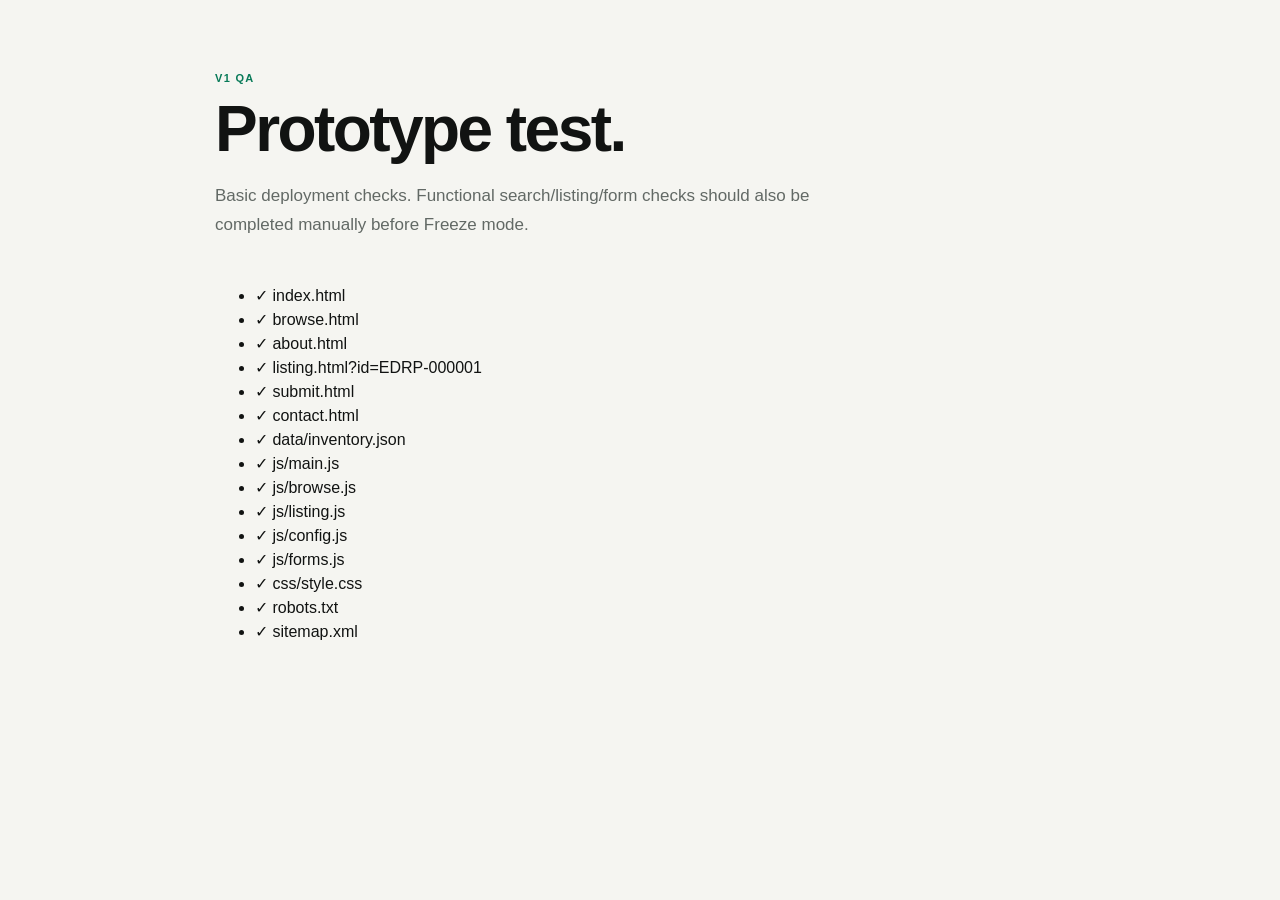
<file: test.html>
<!doctype html><html lang="en"><head><meta charset="utf-8"><meta name="viewport" content="width=device-width,initial-scale=1"><title>EDRP V1 QA</title><link rel="stylesheet" href="css/style.css"></head><body><main class="form-page"><div class="container form-shell"><p class="section-kicker">V1 QA</p><h1>Prototype test.</h1><p class="form-intro">Basic deployment checks. Functional search/listing/form checks should also be completed manually before Freeze mode.</p><ul id="results"><li>Testing…</li></ul></div></main><script>
const resources=["index.html","browse.html","about.html","listing.html?id=EDRP-000001","submit.html","contact.html","data/inventory.json","js/main.js","js/browse.js","js/listing.js","js/config.js","js/forms.js","css/style.css","robots.txt","sitemap.xml"];
Promise.all(resources.map(async p=>{try{const r=await fetch(p,{cache:"no-store"});return [p,r.ok,r.status]}catch(e){return[p,false,"ERR"]}})).then(rows=>document.getElementById("results").innerHTML=rows.map(x=>`<li>${x[1]?"✓":"✗"} ${x[0]} ${x[1]?"":"("+x[2]+")"}</li>`).join(""));
</script></body></html>
</file>
<file: css/style.css>
:root{--ink:#111312;--muted:#626965;--paper:#f5f5f1;--white:#fff;--line:#d9ddd8;--emerald:#087a58;--dark:#151917;--max:1180px;--radius:4px}
*{box-sizing:border-box}html{scroll-behavior:smooth}body{margin:0;background:var(--paper);color:var(--ink);font-family:"DM Sans",Arial,sans-serif;line-height:1.5}a{color:inherit;text-decoration:none}.container{width:min(calc(100% - 40px),var(--max));margin:auto}.site-header{position:sticky;top:0;z-index:20;background:rgba(245,245,241,.94);backdrop-filter:blur(12px);border-bottom:1px solid var(--line)}.header-inner{height:76px;display:flex;align-items:center;justify-content:space-between}.brand{display:flex;align-items:center;gap:9px;font-family:"Space Grotesk",sans-serif;font-weight:700;font-size:20px;letter-spacing:-.04em}.brand-mark{display:grid;place-items:center;width:29px;height:29px;background:var(--ink);color:var(--white);font-size:15px;border-radius:2px}.nav{display:flex;align-items:center;gap:27px;font-size:14px;font-weight:500}.nav a:hover,.text-link:hover{color:var(--emerald)}.nav-cta{border:1px solid var(--ink);padding:10px 15px;border-radius:3px}.nav-cta:hover{background:var(--ink);color:#fff!important}.hero{padding:105px 0 95px}.hero-grid{display:grid;grid-template-columns:1.05fr .95fr;gap:80px;align-items:center}.eyebrow{text-transform:uppercase;letter-spacing:.13em;font-size:11px;font-weight:700;color:var(--emerald);margin:0 0 17px}.hero h1,h2,h3{font-family:"Space Grotesk",sans-serif;letter-spacing:-.045em;margin:0}.hero h1{font-size:clamp(48px,6vw,78px);line-height:.98;max-width:750px}.hero h1 span{color:var(--emerald)}.hero-text{font-size:20px;color:var(--muted);max-width:590px;margin:28px 0}.hero-actions{display:flex;gap:12px;flex-wrap:wrap}.button{display:inline-flex;align-items:center;justify-content:center;min-height:48px;padding:0 20px;border-radius:3px;font-size:14px;font-weight:700;border:1px solid transparent;cursor:pointer}.button-primary{background:var(--ink);color:#fff}.button-primary:hover{background:var(--emerald)}.button-secondary{border-color:var(--ink)}.button-secondary:hover{background:#fff}.button-light{background:#fff;color:var(--ink)}.trust-line{display:flex;gap:9px;color:var(--muted);font-size:12px;margin-top:23px}.hero-panel{background:#e9ebe6;border:1px solid var(--line);min-height:430px;padding:18px;display:flex;flex-direction:column}.panel-top,.card-meta{display:flex;justify-content:space-between;align-items:center;font-size:11px;color:var(--muted)}.verified{color:var(--emerald);font-weight:700}.equipment-visual{flex:1;display:grid;place-items:center;min-height:270px}.machine-shape{width:220px;height:125px;position:relative;background:#707773;border-radius:5px;box-shadow:30px 28px 0 -10px #4c514e}.machine-shape:before{content:"";position:absolute;width:145px;height:38px;background:#858b87;left:40px;top:-30px;border-radius:4px 4px 0 0}.machine-shape:after{content:"";position:absolute;width:80px;height:55px;border:7px solid #414643;border-bottom:0;left:15px;top:-74px;transform:skewX(-20deg)}.machine-shape div{position:absolute;width:42px;height:42px;border-radius:50%;background:#252a27;bottom:-22px}.machine-shape div:nth-child(1){left:20px}.machine-shape div:nth-child(2){right:20px}.machine-shape div:nth-child(3){display:none}.panel-bottom{border-top:1px solid #cdd2cd;padding-top:17px;display:flex;justify-content:space-between;gap:20px}.panel-bottom h2{font-size:24px}.panel-bottom p{margin:4px 0 0;color:var(--muted);font-size:13px}.label,.card-category{font-size:10px!important;text-transform:uppercase;letter-spacing:.1em;font-weight:700;color:var(--emerald)!important}.location{font-size:12px;color:var(--muted);padding-top:5px}.section{padding:95px 0}.section-muted{background:#eceeea;border-top:1px solid var(--line);border-bottom:1px solid var(--line)}.section-dark{background:var(--dark);color:#fff}.section-heading{display:flex;align-items:end;justify-content:space-between;margin-bottom:35px}.section h2{font-size:44px;line-height:1}.text-link{font-size:13px;font-weight:700}.search-bar{display:grid;grid-template-columns:1fr 260px 110px;gap:8px;margin-bottom:28px}.search-bar input,.search-bar select{height:50px;border:1px solid var(--line);background:#fff;padding:0 15px;font:inherit;font-size:14px;color:var(--ink);border-radius:3px}.listing-grid{display:grid;grid-template-columns:repeat(3,1fr);gap:16px}.listing-card{background:#fff;border:1px solid var(--line);transition:transform .2s,box-shadow .2s}.listing-card:hover{transform:translateY(-3px);box-shadow:0 12px 30px rgba(0,0,0,.06)}.card-visual{height:190px;background:#e2e5e0;display:flex;align-items:flex-end;padding:13px;color:#777d78;font-size:10px;font-family:monospace}.card-body{padding:20px}.card-category{margin:0 0 8px}.card-body h3{font-size:21px;line-height:1.08}.card-body>p:not(.card-category){font-size:13px;color:var(--muted);margin:9px 0 19px}.card-meta{padding-top:14px;border-top:1px solid var(--line)}.narrow{max-width:1000px}.steps{display:grid;grid-template-columns:repeat(3,1fr);gap:45px;margin-top:55px}.steps span{font-family:monospace;color:var(--emerald);font-size:12px}.steps h3{font-size:24px;margin:15px 0 8px}.steps p{font-size:14px;color:var(--muted);max-width:270px}.split-cta{display:flex;align-items:center;justify-content:space-between;gap:40px}.split-cta h2{font-size:48px}.split-cta p:not(.eyebrow){color:#b9c0bc;margin:15px 0 0}.site-footer{padding:55px 0 25px;background:#101311;color:#dfe3e0}.footer-inner{display:flex;justify-content:space-between;gap:40px;padding-bottom:45px}.footer-brand{color:#fff}.footer-brand .brand-mark{background:var(--emerald)}.footer-inner p{color:#929b95;font-size:13px}.footer-links{display:flex;gap:25px;font-size:13px}.footer-links a:hover{color:#fff}.footer-bottom{border-top:1px solid #303532;padding-top:18px;display:flex;justify-content:space-between;color:#737b76;font-size:11px}
@media(max-width:850px){.nav{gap:12px}.nav a:not(.nav-cta){display:none}.hero{padding:75px 0}.hero-grid{grid-template-columns:1fr;gap:45px}.hero-panel{min-height:380px}.listing-grid{grid-template-columns:1fr 1fr}.search-bar{grid-template-columns:1fr 1fr}.search-bar .button{grid-column:1/-1}.steps{gap:25px}.split-cta{align-items:flex-start;flex-direction:column}.footer-inner{flex-direction:column}.footer-links{flex-wrap:wrap}.footer-bottom{flex-direction:column;gap:8px}}
@media(max-width:560px){.container{width:min(calc(100% - 28px),var(--max))}.header-inner{height:65px}.nav-cta{padding:8px 11px;font-size:12px}.hero h1{font-size:49px}.hero-text{font-size:17px}.hero-actions .button{width:100%}.trust-line{flex-wrap:wrap}.hero-panel{min-height:340px}.section{padding:70px 0}.section-heading{display:block}.section-heading .text-link{display:inline-block;margin-top:18px}.section h2,.split-cta h2{font-size:37px}.search-bar,.listing-grid,.steps{grid-template-columns:1fr}.search-bar input,.search-bar select,.search-bar .button{grid-column:auto}.steps{gap:28px;margin-top:38px}.steps p{max-width:none}.footer-links{display:grid;grid-template-columns:1fr 1fr}}

/* STEP 5 — HOMEPAGE */
.hero-panel{cursor:pointer;transition:transform .2s,box-shadow .2s}.hero-panel:hover{transform:translateY(-4px);box-shadow:0 18px 40px rgba(0,0,0,.08)}
.marketplace-note{display:flex;justify-content:space-between;align-items:center;margin-top:22px;padding-top:18px;border-top:1px solid var(--line);font-size:12px;color:var(--muted)}
.value-grid{display:grid;grid-template-columns:1.1fr .9fr;gap:100px;align-items:start}.value-grid h2{font-size:46px;line-height:1.02;max-width:720px}.value-copy{padding-top:8px}.value-copy p{font-size:17px;color:var(--muted);margin:0 0 18px;max-width:520px}.compact-heading{margin-bottom:0}.step{border-top:2px solid var(--ink);padding-top:17px}.step span{font-family:monospace;color:var(--emerald);font-size:12px}.verified-section{border-top:1px solid var(--line);border-bottom:1px solid var(--line)}.verified-grid{display:grid;grid-template-columns:260px 1fr;gap:90px;align-items:center}.verified-badge-large{width:190px;height:190px;border:1px solid var(--line);background:#eceeea;display:flex;flex-direction:column;align-items:center;justify-content:center;text-align:center;gap:10px}.verified-badge-large span{display:grid;place-items:center;width:40px;height:40px;border-radius:50%;background:var(--emerald);color:#fff;font-weight:700}.verified-badge-large strong{font-family:"Space Grotesk",sans-serif;font-size:22px;line-height:.95;letter-spacing:-.04em}.verified-grid h2{font-size:45px;line-height:1.02;max-width:750px}.verified-text{font-size:17px;color:var(--muted);max-width:680px;margin:22px 0 12px}.verified-fine{font-size:11px;color:#858c87;max-width:680px}.category-grid{display:grid;grid-template-columns:repeat(3,1fr);border-top:1px solid var(--line);border-left:1px solid var(--line)}.category-grid a{min-height:150px;padding:20px;border-right:1px solid var(--line);border-bottom:1px solid var(--line);display:flex;flex-direction:column;justify-content:space-between;background:#f5f5f1;transition:background .2s,transform .2s}.category-grid a:hover{background:#fff;transform:translateY(-2px)}.category-grid span{font-family:monospace;color:var(--emerald);font-size:11px}.category-grid strong{font-family:"Space Grotesk",sans-serif;font-size:19px;line-height:1.05;letter-spacing:-.025em;margin-top:22px}.category-grid small{font-size:11px;color:var(--muted);margin-top:9px}.seller-cta{display:flex;align-items:center;justify-content:space-between;gap:60px}.seller-cta h2{font-size:52px}.seller-cta>div:first-child p:not(.eyebrow){color:#b9c0bc;margin:15px 0 0;font-size:17px}.seller-actions{display:flex;flex-direction:column;align-items:flex-start;gap:12px}.seller-actions span{font-size:11px;color:#7f8882}.anchor-target{position:absolute;bottom:0}.machine-generator:after{content:"";width:125px;height:72px;background:#737975;border-radius:4px;box-shadow:18px 18px 0 -7px #505652;display:block;margin:auto;transform:translateY(-5px)}.machine-pump:after{content:"";width:110px;height:78px;border-radius:50% 50% 8px 8px;background:#737975;display:block;margin:auto;box-shadow:38px 24px 0 -11px #4e5450}.machine-compressor:after{content:"";width:145px;height:68px;border-radius:8px;background:#737975;display:block;margin:auto;box-shadow:0 16px 0 -10px #4c514e}.card-visual{display:flex;justify-content:space-between;align-items:flex-end}.card-visual:after{position:absolute}.listing-card{position:relative;overflow:hidden}
@media(max-width:850px){.value-grid{grid-template-columns:1fr;gap:30px}.verified-grid{grid-template-columns:1fr;gap:35px}.category-grid{grid-template-columns:1fr 1fr}.seller-cta{align-items:flex-start;flex-direction:column;gap:30px}}
@media(max-width:560px){.marketplace-note{align-items:flex-start;flex-direction:column;gap:12px}.value-grid h2,.verified-grid h2,.seller-cta h2{font-size:37px}.category-grid{grid-template-columns:1fr}.verified-badge-large{width:145px;height:145px}.verified-badge-large strong{font-size:18px}.seller-actions,.seller-actions .button{width:100%}}

/* Step 6 — Marketplace / Search */
.page-hero{padding:7rem 0 4rem;border-bottom:1px solid var(--line)}
.page-hero h1{max-width:760px;margin:.45rem 0 1rem;font-size:clamp(2.7rem,6vw,5.4rem);line-height:.98;letter-spacing:-.045em}
.page-hero p{max-width:650px;color:var(--muted);font-size:1.12rem;line-height:1.65}
.browse-section{padding:3rem 0 7rem}
.search-panel{border:1px solid var(--line);background:#fff;padding:1.5rem}
.search-panel>label{display:block;font-weight:700;margin-bottom:.65rem}
.search-row{display:flex;gap:.7rem}
.search-row input{flex:1}
.filters{display:grid;grid-template-columns:1fr 1fr;gap:1rem;margin-top:1rem}
.filters label{font-size:.78rem;font-weight:700;text-transform:uppercase;letter-spacing:.08em}
.filters select{display:block;width:100%;margin-top:.45rem}
.results-head{display:flex;justify-content:space-between;align-items:center;padding:2rem 0 1rem;font-size:.9rem;font-weight:700}
.results-note{color:var(--accent)}
.listing-grid{display:grid;grid-template-columns:repeat(3,1fr);gap:1rem}
.listing-card{display:block;background:#fff;border:1px solid var(--line);color:inherit;text-decoration:none;transition:transform .18s ease,border-color .18s ease}
.listing-card:hover{transform:translateY(-3px);border-color:#999}
.listing-image{height:190px;background:linear-gradient(135deg,#e9e9e5,#d5d5d0);display:flex;align-items:flex-end;padding:1rem}
.listing-image span{font-size:.65rem;font-weight:800;letter-spacing:.12em}
.listing-body{padding:1.25rem}
.listing-meta{display:flex;justify-content:space-between;gap:.5rem;font-size:.68rem;text-transform:uppercase;letter-spacing:.07em;color:var(--muted)}
.listing-meta b{color:var(--accent)}
.listing-body h2{font-size:1.25rem;line-height:1.15;margin:.8rem 0 .4rem;letter-spacing:-.02em}
.listing-body p{margin:0;color:var(--muted);font-size:.9rem}
.listing-details{display:flex;justify-content:space-between;border-top:1px solid var(--line);margin-top:1.1rem;padding-top:.8rem;font-size:.78rem}
.listing-spec{margin-top:.85rem;font-weight:700}
.listing-id{margin-top:1rem;font-size:.68rem;color:var(--muted);letter-spacing:.08em}
.empty-state{padding:5rem 1rem;text-align:center;border:1px dashed var(--line);margin-top:1rem}
.empty-state h2{margin:0 0 .5rem}.empty-state p{color:var(--muted)}
@media(max-width:800px){.listing-grid{grid-template-columns:1fr 1fr}}
@media(max-width:560px){.page-hero{padding:5rem 0 3rem}.search-row{flex-direction:column}.filters{grid-template-columns:1fr}.listing-grid{grid-template-columns:1fr}.listing-image{height:170px}}

.listing-page{padding:42px 0 90px}.back-link{display:inline-block;margin-bottom:34px;color:var(--muted);font-size:14px;font-weight:600}.listing-layout{display:grid;grid-template-columns:minmax(0,1.05fr) minmax(360px,.95fr);gap:64px;align-items:start}.listing-hero-image{aspect-ratio:4/3;background:linear-gradient(135deg,#e7e9e5,#dfe3de);display:flex;align-items:center;justify-content:center;color:#7a817c;font-size:13px;text-transform:uppercase;letter-spacing:.12em}.listing-tags{display:flex;flex-wrap:wrap;gap:8px;margin-bottom:22px}.tag{display:inline-flex;align-items:center;min-height:28px;padding:0 10px;border-radius:3px;background:#e9ece8;color:var(--ink);font-size:11px;font-weight:700;letter-spacing:.05em;text-transform:uppercase}.tag-light{background:#f0f1ed;color:var(--muted)}.tag-verified{background:#e0f0e9;color:var(--emerald)}.listing-copy .eyebrow{margin:0 0 10px;color:var(--emerald);font-size:12px;font-weight:700;letter-spacing:.1em}.listing-copy h1{margin:0;font-family:"Space Grotesk",sans-serif;font-size:clamp(34px,4vw,54px);line-height:1.04;letter-spacing:-.035em}.listing-location{margin:18px 0 28px;color:var(--muted);font-size:16px}.spec-card{display:grid;grid-template-columns:1fr 1fr;border:1px solid var(--line);background:var(--white);margin-bottom:18px}.spec-card div{padding:18px 20px;border-bottom:1px solid var(--line)}.spec-card div:nth-child(odd){border-right:1px solid var(--line)}.spec-card div:nth-child(3),.spec-card div:nth-child(4){border-bottom:0}.spec-card span{display:block;margin-bottom:6px;color:var(--muted);font-size:11px;text-transform:uppercase;letter-spacing:.08em}.spec-card strong{font-size:14px}.verify-box{padding:20px;background:#eef3ef;border-left:3px solid var(--emerald);margin:22px 0}.verify-box strong{display:block;margin-bottom:7px;font-size:14px}.verify-box p{margin:0;color:var(--muted);font-size:13px;line-height:1.6}.btn-wide{width:100%;justify-content:center}.listing-description{display:grid;grid-template-columns:.8fr 1.2fr;gap:64px;margin-top:86px;padding-top:44px;border-top:1px solid var(--line)}.section-kicker{margin:0 0 10px;color:var(--emerald);font-size:11px;font-weight:700;letter-spacing:.12em;text-transform:uppercase}.listing-description h2{margin:0;font-family:"Space Grotesk",sans-serif;font-size:30px;letter-spacing:-.02em}.listing-description>p:last-child{margin:0;color:var(--muted);font-size:16px;line-height:1.8;max-width:680px}
.form-page{padding:70px 0 100px}.form-shell{max-width:850px}.form-shell h1{margin:0;font-family:"Space Grotesk",sans-serif;font-size:clamp(38px,6vw,64px);line-height:1.02;letter-spacing:-.04em}.form-intro{max-width:650px;color:var(--muted);font-size:17px;line-height:1.7;margin:20px 0 44px}.edrp-form{display:grid;gap:20px}.edrp-form label{display:grid;gap:7px;font-size:12px;font-weight:700;letter-spacing:.04em}.edrp-form label span{font-weight:400;color:var(--muted)}.edrp-form input,.edrp-form select,.edrp-form textarea{width:100%;box-sizing:border-box;border:1px solid var(--line);background:var(--white);border-radius:3px;padding:13px 14px;font:inherit;font-size:15px;color:var(--ink);outline:none}.edrp-form input:focus,.edrp-form select:focus,.edrp-form textarea:focus{border-color:var(--emerald)}.form-grid{display:grid;grid-template-columns:1fr 1fr;gap:20px}.check{display:flex!important;align-items:flex-start;gap:10px;font-size:13px!important;letter-spacing:0!important;font-weight:500!important}.check input{width:auto;margin-top:3px}.form-note{margin:0;color:var(--muted);font-size:12px;line-height:1.5}.form-result{font-size:13px;padding:12px 14px;display:none}.form-result.success,.form-result.error{display:block}.form-result.success{background:#e8f2ed;color:#216448}.form-result.error{background:#f4e9e7;color:#7b3329}
@media(max-width:850px){.listing-layout,.listing-description{grid-template-columns:1fr;gap:34px}.listing-description{margin-top:60px}.form-grid{grid-template-columns:1fr}}@media(max-width:520px){.listing-copy h1{font-size:36px}.spec-card{grid-template-columns:1fr}.spec-card div:nth-child(odd){border-right:0}.spec-card div:nth-child(3){border-bottom:1px solid var(--line)}}

/* V1 correction pass */
:root{--accent:var(--emerald)}
button,input,select,textarea{font-family:inherit}
.btn{display:inline-flex;align-items:center;justify-content:center;min-height:48px;padding:0 20px;border:1px solid transparent;border-radius:3px;background:var(--ink);color:#fff;font-size:14px;font-weight:700;cursor:pointer;text-decoration:none}
.btn:hover{background:var(--emerald)}
.btn-primary{background:var(--ink);color:#fff}
.active{color:var(--emerald)}
.menu-toggle{display:none;border:0;background:transparent;color:var(--ink);font-size:24px;line-height:1;cursor:pointer;padding:8px}
.sample-badge,.sample-text{color:#805b16!important;font-weight:700}.sample-badge{font-size:11px}.tag-sample{background:#f4ead7;color:#805b16}
.button-dark-outline{border-color:#fff;color:#fff}.button-dark-outline:hover{background:#fff;color:var(--ink)}
.listing-image.has-image{padding:0;overflow:hidden}.listing-image.has-image img{width:100%;height:100%;object-fit:cover;display:block}
.listing-main-image{width:100%;aspect-ratio:4/3;object-fit:cover;display:block;background:#e7e9e5}
.listing-thumbs{display:grid;grid-template-columns:repeat(4,1fr);gap:8px;margin-top:8px}.listing-thumbs button{padding:0;border:1px solid var(--line);background:#fff;cursor:pointer;aspect-ratio:4/3;overflow:hidden}.listing-thumbs img{width:100%;height:100%;object-fit:cover;display:block}
.seller-identity{display:flex;justify-content:space-between;gap:20px;padding:14px 0;margin:-10px 0 20px;border-top:1px solid var(--line);border-bottom:1px solid var(--line);font-size:13px}.seller-identity span{color:var(--muted)}
.spec-card{grid-template-columns:1fr 1fr}.spec-card div{border-right:0!important;border-bottom:1px solid var(--line)!important}.spec-card div:nth-child(odd){border-right:1px solid var(--line)!important}.spec-card div:nth-last-child(-n+2){border-bottom:0!important}.spec-card .spec-wide{grid-column:auto}
.btn-disabled,.btn-disabled:hover{background:#cfd3cf!important;color:#717873!important;cursor:not-allowed;pointer-events:none}
.listing-detail-copy>p{margin:0;color:var(--muted);font-size:16px;line-height:1.8;max-width:680px}.detail-block{margin-top:28px;padding-top:22px;border-top:1px solid var(--line)}.detail-block h3{font-size:15px;margin:0 0 8px}.detail-block p{margin:0;color:var(--muted);font-size:14px;line-height:1.7}.listing-dates{display:flex;gap:24px;flex-wrap:wrap;margin-top:28px;color:var(--muted);font-size:11px}.listing-dates strong{color:var(--ink);font-weight:600}
.empty-state .btn{margin-top:18px}.search-row input,.filters select{min-height:48px;border:1px solid var(--line);background:#fff;padding:0 14px;border-radius:3px;font:inherit;color:var(--ink)}

@media(max-width:850px){
  .menu-toggle{display:block}
  .header-inner{position:relative}
  .nav{display:none!important;position:absolute;top:76px;left:-20px;right:-20px;background:var(--paper);border-bottom:1px solid var(--line);padding:18px 20px 22px;flex-direction:column;align-items:stretch;gap:0}
  .nav.nav-open{display:flex!important}
  .nav a,.nav a:not(.nav-cta){display:block!important;padding:12px 0;border-bottom:1px solid var(--line)}
  .nav .nav-cta{margin-top:12px;padding:12px 14px;text-align:center;border:1px solid var(--ink)}
  .spec-card div:nth-last-child(-n+2){border-bottom:1px solid var(--line)!important}
  .spec-card div:nth-child(7),.spec-card div:nth-child(8){border-bottom:0!important}
}
@media(max-width:560px){
  .nav{top:65px}
  .spec-card{grid-template-columns:1fr}.spec-card div:nth-child(odd){border-right:0!important}.spec-card div{border-bottom:1px solid var(--line)!important}.spec-card div:last-child{border-bottom:0!important}
  .listing-thumbs{grid-template-columns:repeat(3,1fr)}
  .seller-identity{flex-direction:column;gap:3px}
}

[hidden]{display:none!important}
.spec-card{gap:1px;background:var(--line);border:1px solid var(--line)}
.spec-card div,.spec-card div:nth-child(odd),.spec-card div:nth-last-child(-n+2),.spec-card div:nth-child(7),.spec-card div:nth-child(8){background:var(--white);border:0!important}
@media(max-width:560px){.spec-card div,.spec-card div:nth-child(odd),.spec-card div:last-child{border:0!important}}
</file>
